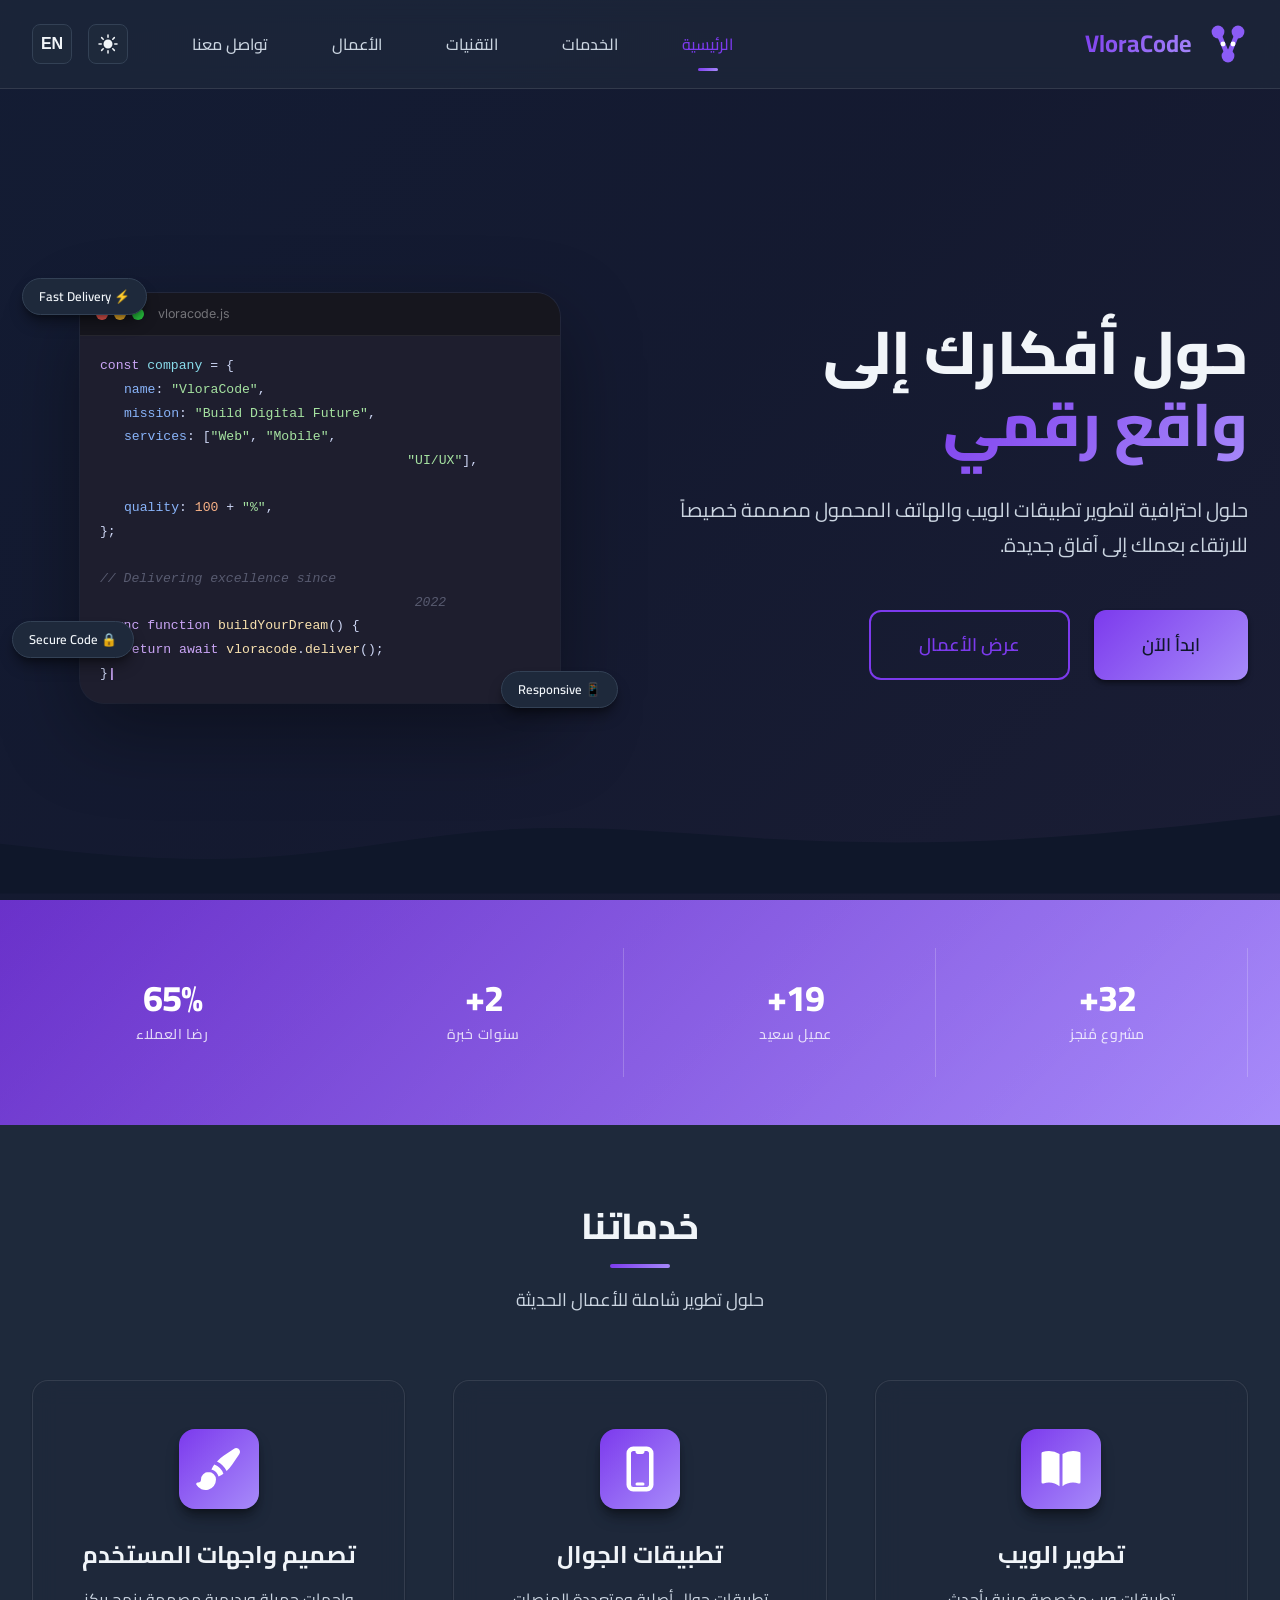
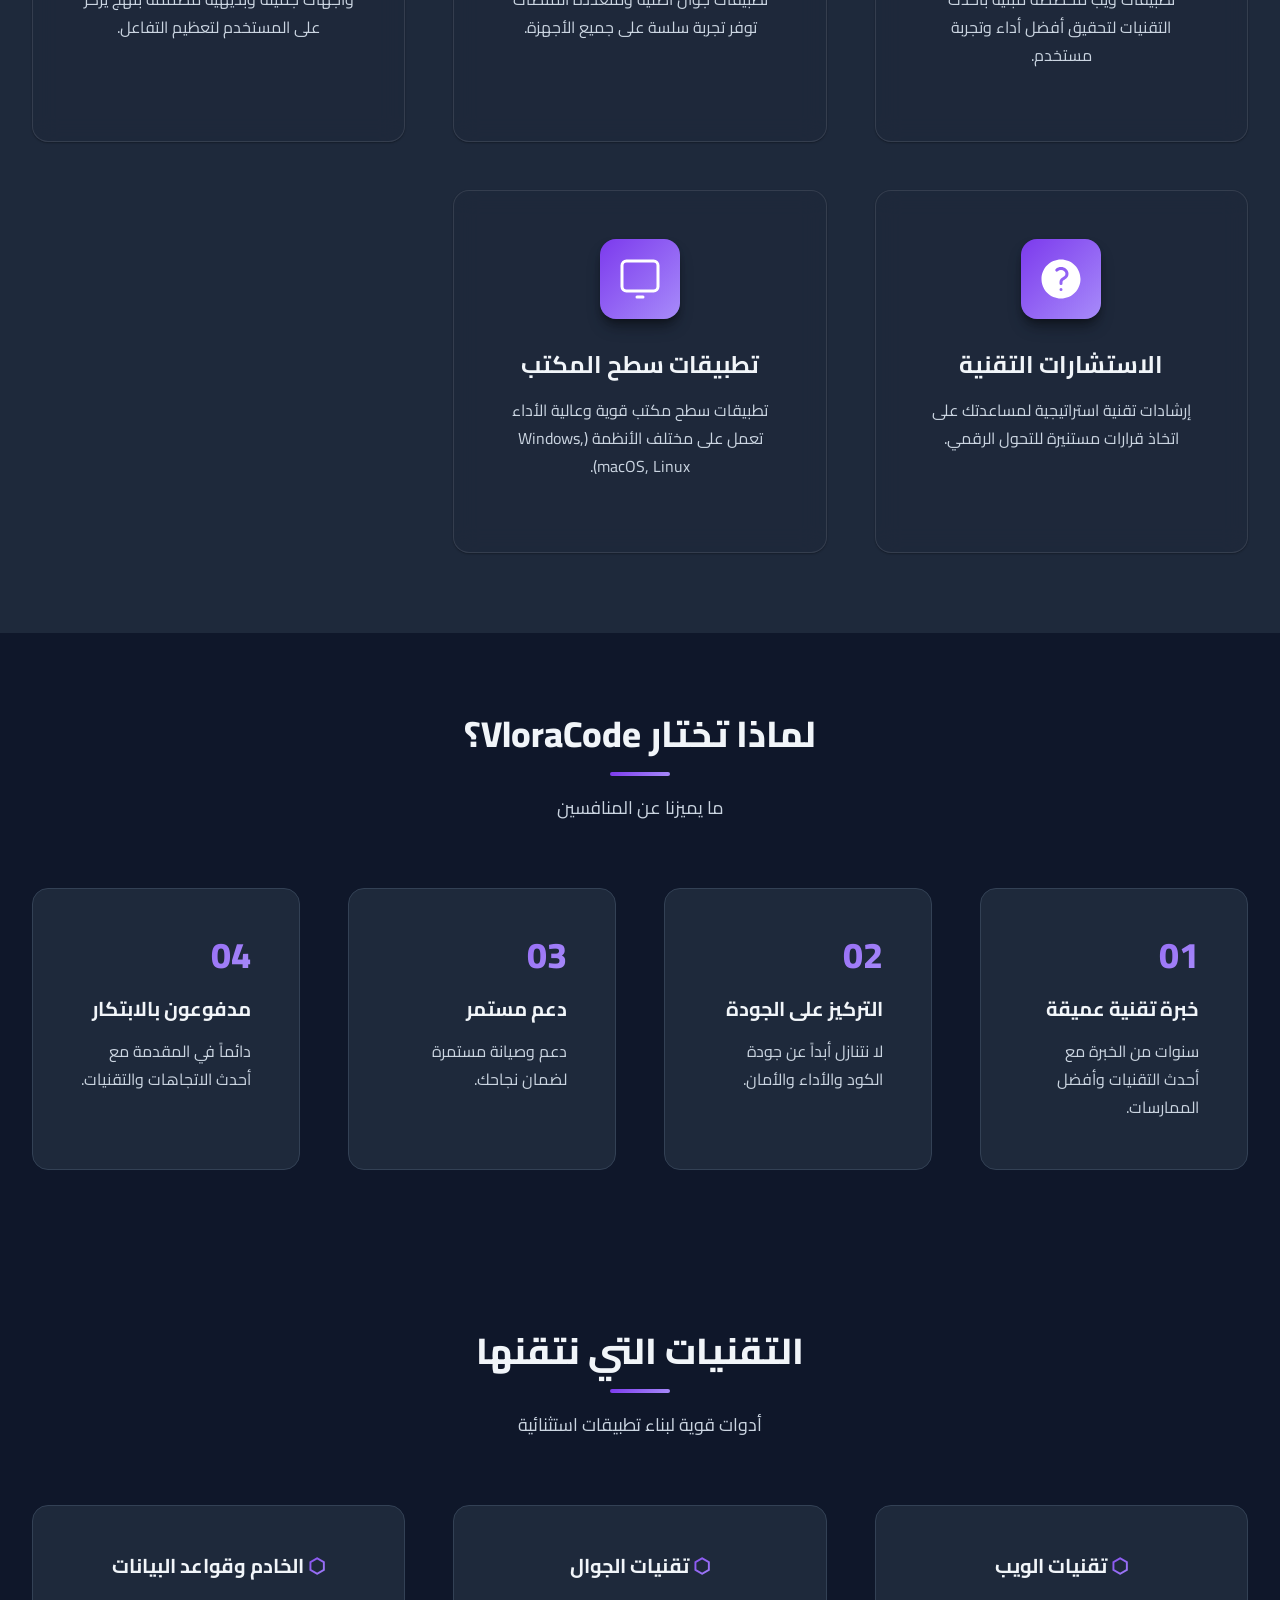
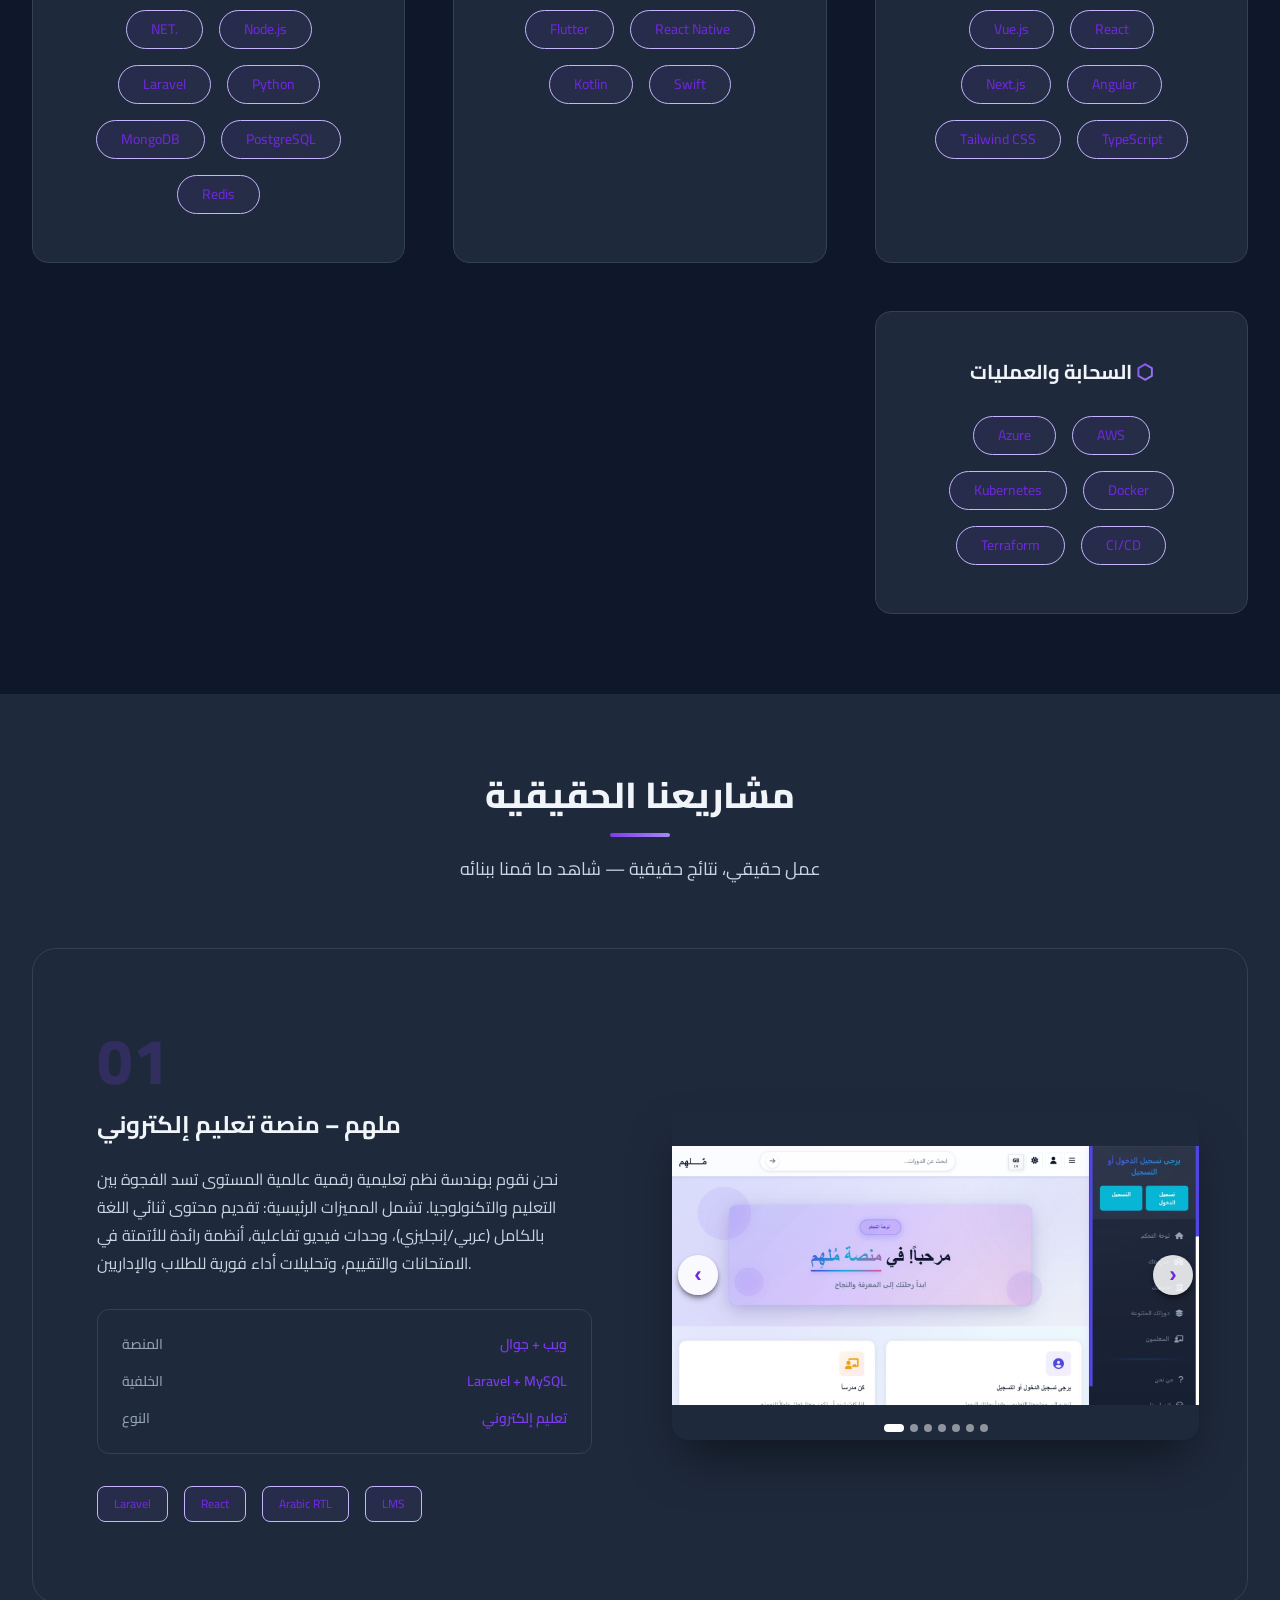
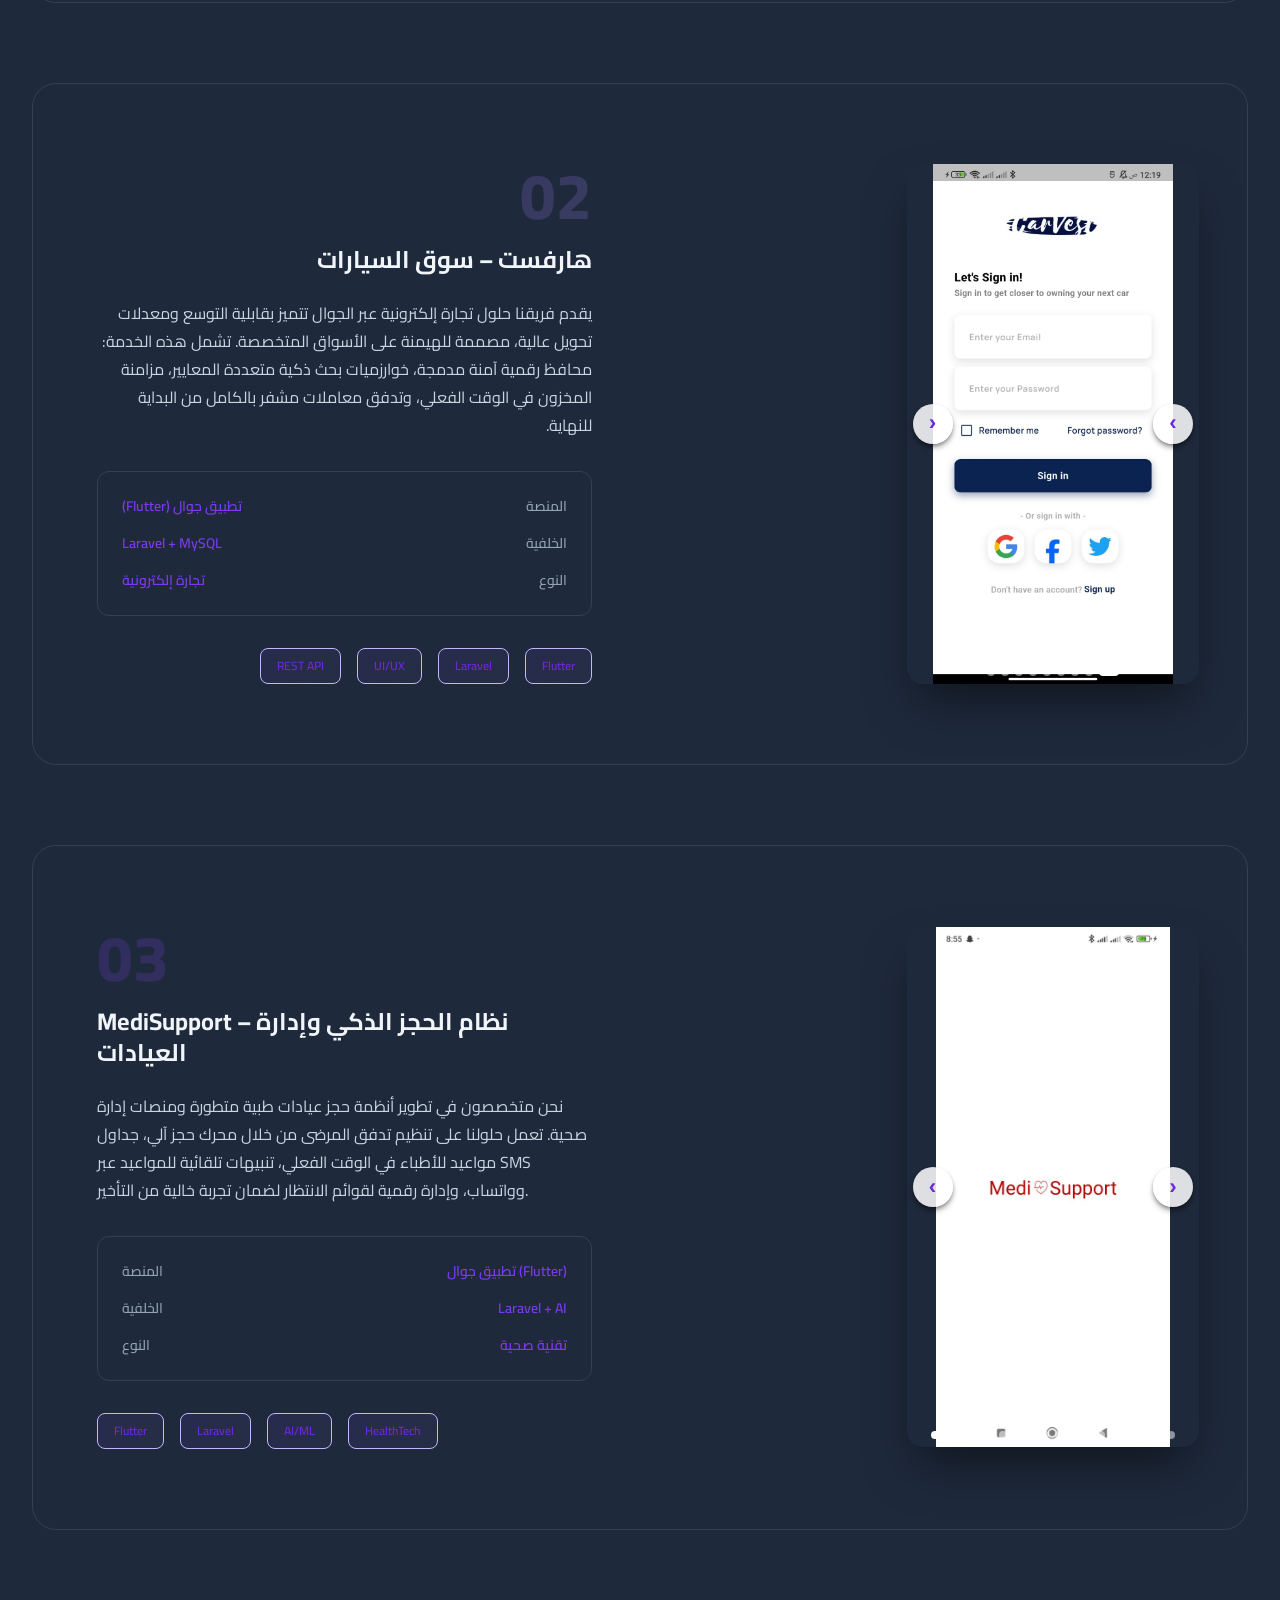
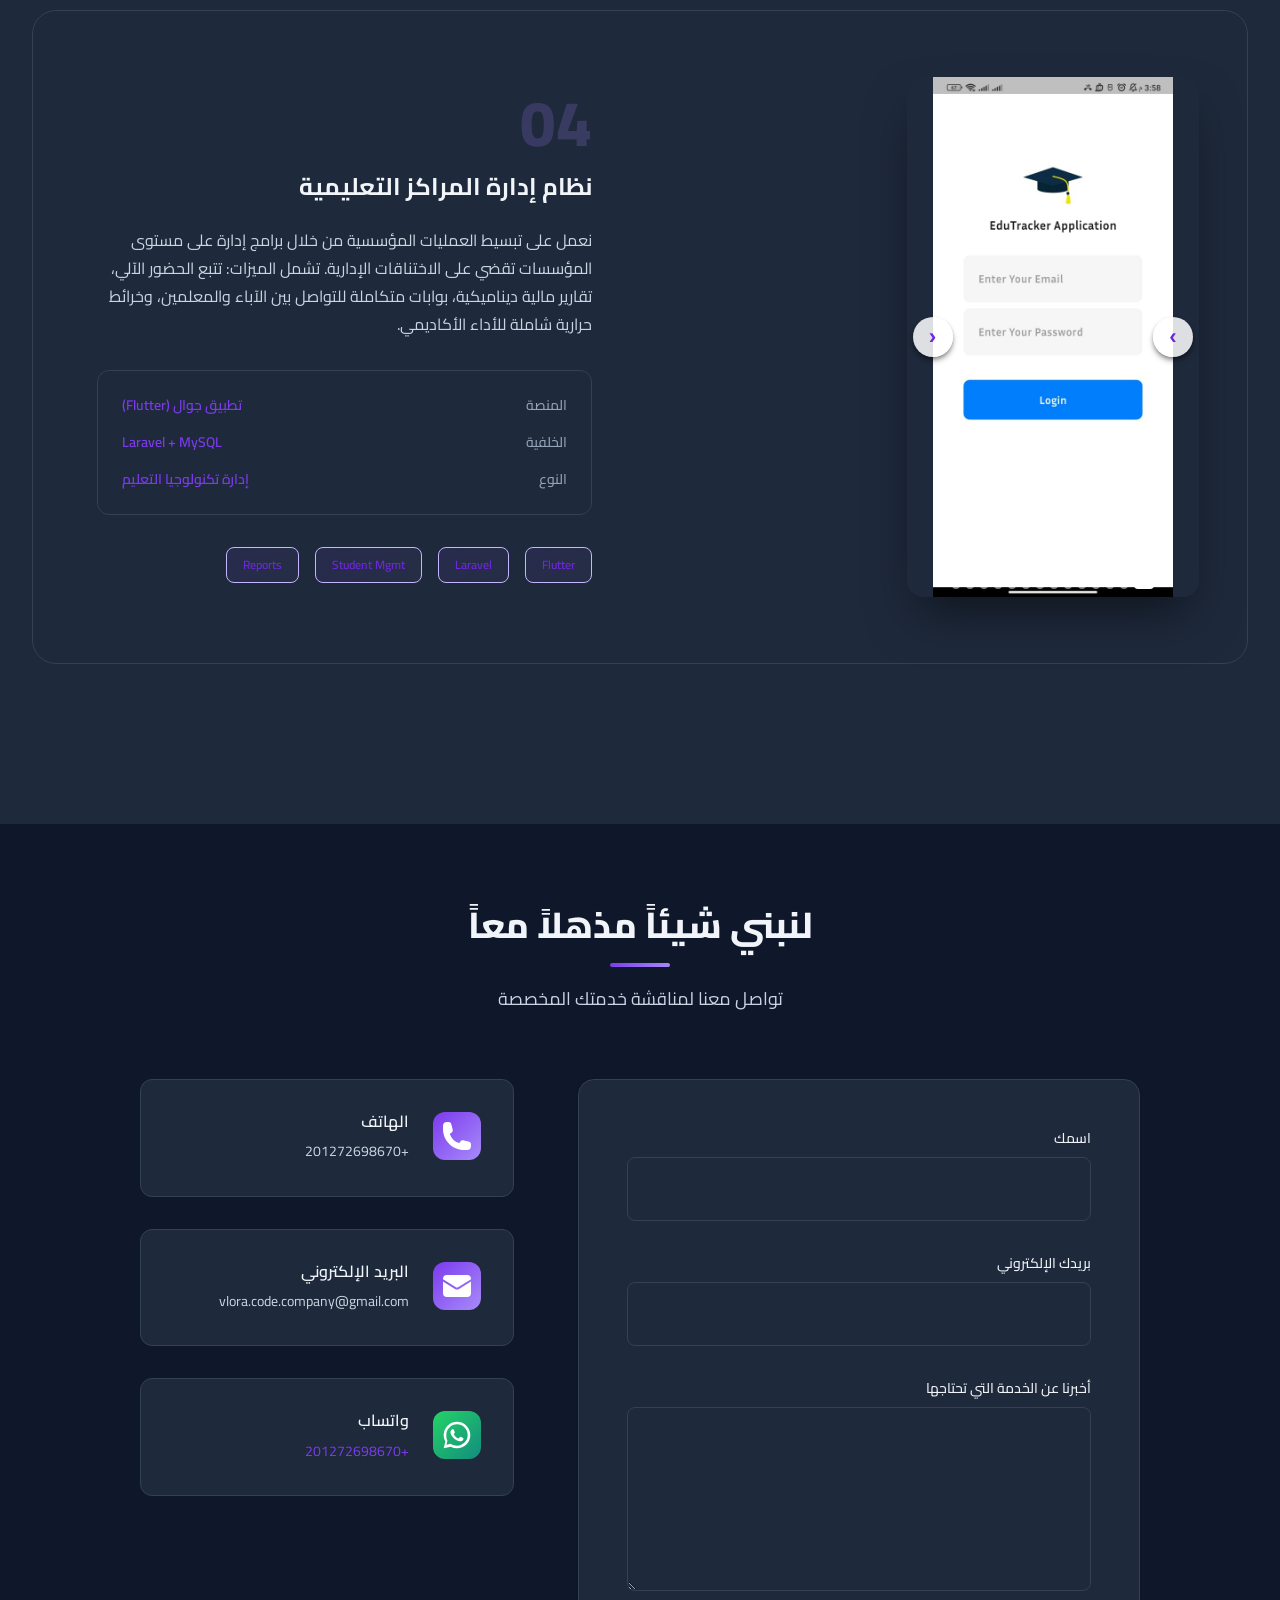
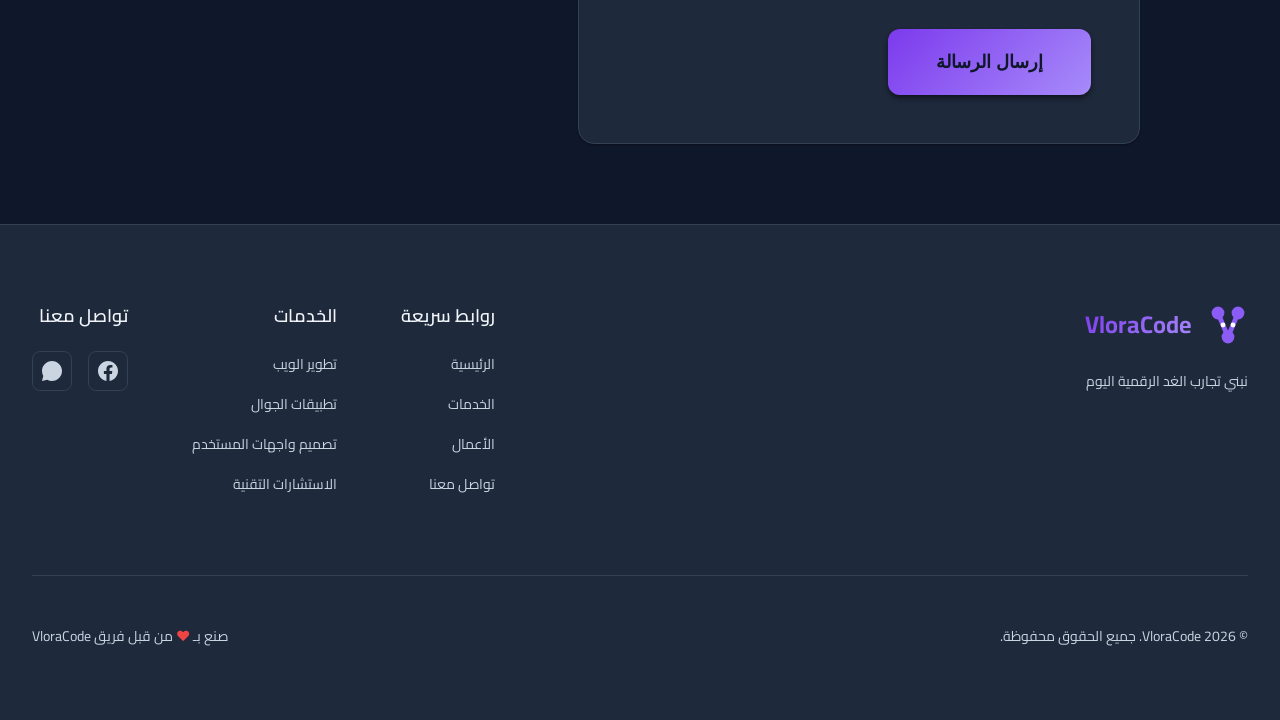
<file: index.html>
<!DOCTYPE html>
<html lang="ar" dir="rtl" data-theme="dark">

<head>
    <meta charset="UTF-8">
    <meta name="viewport" content="width=device-width, initial-scale=1.0">
    <meta http-equiv="X-UA-Compatible" content="ie=edge">

    <!-- SEO Meta Tags -->
    <title>VloraCode - Expert Web & Mobile App Development</title>
    <meta name="description"
        content="VloraCode specializes in creating cutting-edge web and mobile applications. Transform your ideas into digital reality with our expert development team.">
    <meta name="keywords"
        content="web development, mobile app development, UI/UX design, VloraCode, software development">
    <meta name="author" content="VloraCode">

    <!-- Open Graph / Facebook -->
    <meta property="og:type" content="website">
    <meta property="og:url" content="https://vloracode.com/">
    <meta property="og:title" content="VloraCode - Expert Web & Mobile App Development">
    <meta property="og:description"
        content="Transform your ideas into digital reality with our expert development team.">

    <!-- Twitter -->
    <meta property="twitter:card" content="summary_large_image">
    <meta property="twitter:url" content="https://vloracode.com/">
    <meta property="twitter:title" content="VloraCode - Expert Web & Mobile App Development">
    <meta property="twitter:description"
        content="Transform your ideas into digital reality with our expert development team.">

    <!-- Favicon -->
    <link rel="icon" type="image/svg+xml" href="data:image/svg+xml,<svg xmlns='http://www.w3.org/2000/svg' viewBox='0 0 100 100'><circle cx='25' cy='20' r='18' fill='%238B5CF6'/><circle cx='75' cy='20' r='18' fill='%238B5CF6'/><circle cx='50' cy='80' r='18' fill='%238B5CF6'/><path d='M25 20 L50 80 L75 20' fill='none' stroke='%238B5CF6' stroke-width='14' stroke-linecap='round' stroke-linejoin='round'/><circle cx='37.5' cy='50' r='6' fill='white'/><circle cx='62.5' cy='50' r='6' fill='white'/></svg>">

    <!-- Google Fonts -->
    <link rel="preconnect" href="https://fonts.googleapis.com">
    <link rel="preconnect" href="https://fonts.gstatic.com" crossorigin>
    <link
        href="https://fonts.googleapis.com/css2?family=Inter:wght@400;500;600;700;800&family=Cairo:wght@400;600;700;800&display=swap"
        rel="stylesheet">

    <!-- Stylesheet -->
    <link rel="stylesheet" href="./css/styles.css">
</head>

<body>

    <!-- ========== HEADER ========== -->
    <header class="header" id="header">
        <div class="container">
            <a href="#home" class="logo">
                <svg class="logo-icon" viewBox="0 0 100 100" xmlns="http://www.w3.org/2000/svg">
                    <circle cx="25" cy="20" r="16" fill="#8B5CF6" />
                    <circle cx="75" cy="20" r="16" fill="#8B5CF6" />
                    <circle cx="50" cy="80" r="16" fill="#8B5CF6" />
                    <path d="M25 20 L50 80 L75 20" fill="none" stroke="#8B5CF6" stroke-width="12" stroke-linecap="round"
                        stroke-linejoin="round" />
                    <circle cx="37.5" cy="50" r="6" fill="white" />
                    <circle cx="62.5" cy="50" r="6" fill="white" />
                </svg>
                <span class="logo-text">VloraCode</span>
            </a>

            <nav class="nav">
                <ul class="nav-links">
                    <li><a href="#home" class="nav-link active" data-i18n="nav.home">Home</a></li>
                    <li><a href="#services" class="nav-link" data-i18n="nav.services">Services</a></li>
                    <li><a href="#technologies" class="nav-link" data-i18n="nav.technologies">Technologies</a></li>
                    <li><a href="#portfolio" class="nav-link" data-i18n="nav.portfolio">Portfolio</a></li>
                    <li><a href="#contact" class="nav-link" data-i18n="nav.contact">Contact</a></li>
                </ul>

                <div class="nav-controls">
                    <button class="btn btn-icon" id="theme-toggle" aria-label="Toggle theme">
                        <span class="theme-icon">
                            <svg xmlns="http://www.w3.org/2000/svg" viewBox="0 0 24 24" fill="currentColor"
                                class="icon">
                                <path fill-rule="evenodd"
                                    d="M9.528 1.718a.75.75 0 01.162.819A8.97 8.97 0 009 6a9 9 0 009 9 8.97 8.97 0 003.463-.69.75.75 0 01.981.98 10.503 10.503 0 01-9.694 6.46c-5.799 0-10.5-4.701-10.5-10.5 0-4.368 2.667-8.112 6.46-9.694a.75.75 0 01.818.162z"
                                    clip-rule="evenodd" />
                            </svg>
                        </span>
                    </button>

                    <button class="btn btn-icon" id="lang-toggle" aria-label="Toggle language">
                        <span class="lang-text" style="font-weight: 600;">AR</span>
                    </button>

                    <button class="btn btn-icon" id="mobile-menu-btn" aria-label="Toggle menu" style="display: none;">
                        <svg xmlns="http://www.w3.org/2000/svg" viewBox="0 0 24 24" fill="currentColor" class="icon">
                            <path fill-rule="evenodd"
                                d="M3 6.75A.75.75 0 013.75 6h16.5a.75.75 0 010 1.5H3.75A.75.75 0 013 6.75zM3 12a.75.75 0 01.75-.75h16.5a.75.75 0 010 1.5H3.75A.75.75 0 013 12zm0 5.25a.75.75 0 01.75-.75h16.5a.75.75 0 010 1.5H3.75a.75.75 0 01-.75-.75z"
                                clip-rule="evenodd" />
                        </svg>
                    </button>
                </div>
            </nav>
        </div>
    </header>

    <!-- Mobile Menu Overlay -->
    <div class="menu-overlay" id="menu-overlay"></div>

    <!-- Mobile Menu -->
    <nav class="mobile-menu" id="mobile-menu">
        <ul class="mobile-menu-links">
            <li><a href="#home" data-i18n="nav.home">Home</a></li>
            <li><a href="#services" data-i18n="nav.services">Services</a></li>
            <li><a href="#technologies" data-i18n="nav.technologies">Technologies</a></li>
            <li><a href="#portfolio" data-i18n="nav.portfolio">Portfolio</a></li>
            <li><a href="#contact" data-i18n="nav.contact">Contact</a></li>
        </ul>
    </nav>

    <main>
        <!-- ========== HERO SECTION ========== -->
        <section class="hero-section" id="home">
            <div class="hero-bg"></div>
            <div class="container">
                <div class="hero-content">
                    <div class="hero-text" data-animate="fadeInUp">
                        <h1 class="hero-title">
                            <span data-i18n="hero.title">Transform Your Ideas Into</span><br>
                            <span class="text-gradient" data-i18n="hero.titleHighlight">Digital Reality</span>
                        </h1>
                        <p class="hero-subtitle" data-i18n="hero.subtitle">
                            Expert web and mobile application development solutions tailored to elevate your business to
                            new heights.
                        </p>
                        <div class="hero-cta">
                            <a href="#contact" class="btn btn-primary btn-lg" data-i18n="hero.cta1">Get Started</a>
                            <a href="#portfolio" class="btn btn-outline btn-lg" data-i18n="hero.cta2">View Portfolio</a>
                        </div>
                    </div>
                    <div class="hero-visual" data-animate="fadeIn" data-delay="200">
                        <div class="hero-code-card">
                            <div class="code-card-header">
                                <span class="dot dot-red"></span>
                                <span class="dot dot-yellow"></span>
                                <span class="dot dot-green"></span>
                                <span class="code-card-title">vloracode.js</span>
                            </div>
                            <div class="code-card-body">
                                <div class="code-line"><span class="code-keyword">const</span> <span
                                        class="code-var">company</span> = {</div>
                                <div class="code-line indent"><span class="code-prop">name</span>: <span
                                        class="code-string">"VloraCode"</span>,</div>
                                <div class="code-line indent"><span class="code-prop">mission</span>: <span
                                        class="code-string">"Build Digital Future"</span>,</div>
                                <div class="code-line indent"><span class="code-prop">services</span>: [<span
                                        class="code-string">"Web"</span>, <span class="code-string">"Mobile"</span>,
                                    <span class="code-string">"UI/UX"</span>],
                                </div>
                                <div class="code-line indent"><span class="code-prop">quality</span>: <span
                                        class="code-num">100</span> + <span class="code-string">"%"</span>,</div>
                                <div class="code-line">};</div>
                                <div class="code-line">&nbsp;</div>
                                <div class="code-line"><span class="code-comment">// Delivering excellence since
                                        2022</span></div>
                                <div class="code-line"><span class="code-keyword">async function</span> <span
                                        class="code-fn">buildYourDream</span>() {</div>
                                <div class="code-line indent"><span class="code-keyword">return await</span> <span
                                        class="code-fn">vloracode</span>.<span class="code-fn">deliver</span>();</div>
                                <div class="code-line">}<span class="code-cursor">|</span></div>
                            </div>
                        </div>
                        <div class="hero-badge badge-1">⚡ Fast Delivery</div>
                        <div class="hero-badge badge-2">🔒 Secure Code</div>
                        <div class="hero-badge badge-3">📱 Responsive</div>
                    </div>
                </div>
            </div>
            <div class="hero-wave">
                <svg viewBox="0 0 1440 120" fill="none" xmlns="http://www.w3.org/2000/svg">
                    <path
                        d="M0,64L48,69.3C96,75,192,85,288,80C384,75,480,53,576,48C672,43,768,53,864,58.7C960,64,1056,64,1152,58.7C1248,53,1344,43,1392,37.3L1440,32L1440,120L1392,120C1344,120,1248,120,1152,120C1056,120,960,120,864,120C768,120,672,120,576,120C480,120,384,120,288,120C192,120,96,120,48,120L0,120Z"
                        fill="var(--bg-primary)" />
                </svg>
            </div>
        </section>

        <!-- ========== STATS SECTION ========== -->
        <section class="stats-section">
            <div class="container">
                <div class="stats-grid">
                    <div class="stat-item" data-animate="fadeInUp" data-delay="0">
                        <div class="stat-number"><span data-counter="50" data-duration="2000">50</span>+</div>
                        <div class="stat-label" data-i18n="stats.projects">Projects Delivered</div>
                    </div>
                    <div class="stat-item" data-animate="fadeInUp" data-delay="100">
                        <div class="stat-number"><span data-counter="30" data-duration="2000">30</span>+</div>
                        <div class="stat-label" data-i18n="stats.clients">Happy Clients</div>
                    </div>
                    <div class="stat-item" data-animate="fadeInUp" data-delay="200">
                        <div class="stat-number"><span data-counter="3" data-duration="1500">3</span>+</div>
                        <div class="stat-label" data-i18n="stats.years">Years Experience</div>
                    </div>
                    <div class="stat-item" data-animate="fadeInUp" data-delay="300">
                        <div class="stat-number"><span data-counter="100" data-duration="2000">100</span>%</div>
                        <div class="stat-label" data-i18n="stats.satisfaction">Client Satisfaction</div>
                    </div>
                </div>
            </div>
        </section>

        <!-- ========== SERVICES SECTION ========== -->
        <section class="section services-section" id="services">
            <div class="container">
                <div class="section-header text-center" data-animate="fadeInUp">
                    <h2 class="section-title" data-i18n="services.title">Our Services</h2>
                    <p class="section-subtitle" data-i18n="services.subtitle">Comprehensive development solutions for
                        modern businesses</p>
                </div>

                <div class="services-grid">
                    <div class="service-card card card-glass" data-animate="fadeInUp" data-delay="0">
                        <div class="service-icon">
                            <svg xmlns="http://www.w3.org/2000/svg" viewBox="0 0 24 24" fill="currentColor"
                                class="icon-xl">
                                <path
                                    d="M11.25 4.533A9.707 9.707 0 006 3a9.735 9.735 0 00-3.25.555.75.75 0 00-.5.707v14.25a.75.75 0 001 .707A8.237 8.237 0 016 18.75c1.995 0 3.823.707 5.25 1.886V4.533zM12.75 20.636A8.214 8.214 0 0118 18.75c.966 0 1.89.166 2.75.47a.75.75 0 001-.708V4.262a.75.75 0 00-.5-.707A9.735 9.735 0 0018 3a9.707 9.707 0 00-5.25 1.533v16.103z" />
                            </svg>
                        </div>
                        <h3 class="service-title" data-i18n="services.web.title">Web Development</h3>
                        <p class="service-description" data-i18n="services.web.description">Custom web applications
                            built with cutting-edge technologies for optimal performance and user experience.</p>
                    </div>

                    <div class="service-card card card-glass" data-animate="fadeInUp" data-delay="100">
                        <div class="service-icon">
                            <svg xmlns="http://www.w3.org/2000/svg" viewBox="0 0 24 24" fill="currentColor"
                                class="icon-xl">
                                <path d="M10.5 18.75a.75.75 0 000 1.5h3a.75.75 0 000-1.5h-3z" />
                                <path fill-rule="evenodd"
                                    d="M8.625.75A3.375 3.375 0 005.25 4.125v15.75a3.375 3.375 0 003.375 3.375h6.75a3.375 3.375 0 003.375-3.375V4.125A3.375 3.375 0 0015.375.75h-6.75zM7.5 4.125C7.5 3.504 8.004 3 8.625 3H9.75v.375c0 .621.504 1.125 1.125 1.125h2.25c.621 0 1.125-.504 1.125-1.125V3h1.125c.621 0 1.125.504 1.125 1.125v15.75c0 .621-.504 1.125-1.125 1.125h-6.75A1.125 1.125 0 017.5 19.875V4.125z"
                                    clip-rule="evenodd" />
                            </svg>
                        </div>
                        <h3 class="service-title" data-i18n="services.mobile.title">Mobile Apps</h3>
                        <p class="service-description" data-i18n="services.mobile.description">Native and cross-platform
                            mobile applications that deliver seamless experiences across all devices.</p>
                    </div>

                    <div class="service-card card card-glass" data-animate="fadeInUp" data-delay="200">
                        <div class="service-icon">
                            <svg xmlns="http://www.w3.org/2000/svg" viewBox="0 0 24 24" fill="currentColor"
                                class="icon-xl">
                                <path fill-rule="evenodd"
                                    d="M20.599 1.5c-.376 0-.743.111-1.055.32l-5.08 3.385a18.747 18.747 0 00-3.471 2.987 10.04 10.04 0 014.815 4.815 18.748 18.748 0 002.987-3.472l3.386-5.079A1.902 1.902 0 0020.599 1.5zm-8.3 14.025a18.76 18.76 0 001.896-1.207 8.026 8.026 0 00-4.513-4.513A18.75 18.75 0 008.475 11.7l-.278.5a5.26 5.26 0 013.601 3.602l.502-.278zM6.75 13.5A3.75 3.75 0 003 17.25a1.5 1.5 0 01-1.601 1.497.75.75 0 00-.7 1.123 5.25 5.25 0 009.8-2.62 3.75 3.75 0 00-3.75-3.75z"
                                    clip-rule="evenodd" />
                            </svg>
                        </div>
                        <h3 class="service-title" data-i18n="services.uiux.title">UI/UX Design</h3>
                        <p class="service-description" data-i18n="services.uiux.description">Beautiful, intuitive
                            interfaces designed with user-centric approach to maximize engagement.</p>
                    </div>

                    <div class="service-card card card-glass" data-animate="fadeInUp" data-delay="300">
                        <div class="service-icon">
                            <svg xmlns="http://www.w3.org/2000/svg" viewBox="0 0 24 24" fill="currentColor"
                                class="icon-xl">
                                <path fill-rule="evenodd"
                                    d="M2.25 12c0-5.385 4.365-9.75 9.75-9.75s9.75 4.365 9.75 9.75-4.365 9.75-9.75 9.75S2.25 17.385 2.25 12zm11.378-3.917c-.89-.777-2.366-.777-3.255 0a.75.75 0 01-.988-1.129c1.454-1.272 3.776-1.272 5.23 0 1.513 1.324 1.513 3.518 0 4.842a3.75 3.75 0 01-.837.552c-.676.328-1.028.774-1.028 1.152v.75a.75.75 0 01-1.5 0v-.75c0-1.279 1.06-2.107 1.875-2.502.182-.088.351-.199.503-.331.83-.727.83-1.857 0-2.584zM12 18a.75.75 0 100-1.5.75.75 0 000 1.5z"
                                    clip-rule="evenodd" />
                            </svg>
                        </div>
                        <h3 class="service-title" data-i18n="services.consulting.title">Tech Consulting</h3>
                        <p class="service-description" data-i18n="services.consulting.description">Strategic technology
                            guidance to help you make informed decisions for your digital transformation.</p>
                    </div>

                    <div class="service-card card card-glass" data-animate="fadeInUp" data-delay="400">
                        <div class="service-icon">
                            <svg xmlns="http://www.w3.org/2000/svg" viewBox="0 0 24 24" fill="currentColor"
                                class="icon-xl">
                                <path fill-rule="evenodd"
                                    d="M2.25 5.25A3 3 0 015.25 2.25h13.5A3 3 0 0121.75 5.25v10.5a3 3 0 01-3 3h-13.5a3 3 0 01-3-3V5.25zm1.5 0v10.5a1.5 1.5 0 001.5 1.5h13.5a1.5 1.5 0 001.5-1.5V5.25a1.5 1.5 0 00-1.5-1.5H5.25a1.5 1.5 0 00-1.5 1.5zM10.5 20.25a.75.75 0 000 1.5h3a.75.75 0 000-1.5h-3z"
                                    clip-rule="evenodd" />
                            </svg>
                        </div>
                        <h3 class="service-title" data-i18n="services.desktop.title">Desktop Apps</h3>
                        <p class="service-description" data-i18n="services.desktop.description">Powerful,
                            high-performance
                            cross-platform desktop applications for Windows, macOS, and Linux.</p>
                    </div>
                </div>
            </div>
        </section>

        <!-- ========== WHY CHOOSE US SECTION ========== -->
        <section class="section why-us-section">
            <div class="container">
                <div class="section-header text-center" data-animate="fadeInUp">
                    <h2 class="section-title" data-i18n="whyUs.title">Why Choose VloraCode?</h2>
                    <p class="section-subtitle" data-i18n="whyUs.subtitle">What sets us apart from the competition</p>
                </div>

                <div class="why-us-grid">
                    <div class="why-us-card" data-animate="fadeInUp" data-delay="0">
                        <div class="why-us-number">01</div>
                        <h3 data-i18n="whyUs.expertise.title">Deep Technical Expertise</h3>
                        <p data-i18n="whyUs.expertise.description">Years of experience with cutting-edge technologies
                            and best practices.</p>
                    </div>

                    <div class="why-us-card" data-animate="fadeInUp" data-delay="100">
                        <div class="why-us-number">02</div>
                        <h3 data-i18n="whyUs.quality.title">Quality Focused</h3>
                        <p data-i18n="whyUs.quality.description">We never compromise on code quality, performance, and
                            security.</p>
                    </div>

                    <div class="why-us-card" data-animate="fadeInUp" data-delay="200">
                        <div class="why-us-number">03</div>
                        <h3 data-i18n="whyUs.support.title">Ongoing Support</h3>
                        <p data-i18n="whyUs.support.description">Continuous support and maintenance to ensure your
                            success.</p>
                    </div>

                    <div class="why-us-card" data-animate="fadeInUp" data-delay="300">
                        <div class="why-us-number">04</div>
                        <h3 data-i18n="whyUs.innovation.title">Innovation Driven</h3>
                        <p data-i18n="whyUs.innovation.description">Always staying ahead with the latest trends and
                            technologies.</p>
                    </div>
                </div>
            </div>
        </section>

        <!-- ========== TECHNOLOGIES SECTION ========== -->
        <section class="section technologies-section" id="technologies">
            <div class="container">
                <div class="section-header text-center" data-animate="fadeInUp">
                    <h2 class="section-title" data-i18n="technologies.title">Technologies We Master</h2>
                    <p class="section-subtitle" data-i18n="technologies.subtitle">Powerful tools to build exceptional
                        applications</p>
                </div>

                <div class="tech-grid">
                    <div class="tech-category" data-animate="fadeInUp" data-delay="0">
                        <h3 class="tech-category-title" data-i18n="technologies.web">Web Technologies</h3>
                        <div class="tech-items">
                            <div class="tech-item">React</div>
                            <div class="tech-item">Vue.js</div>
                            <div class="tech-item">Angular</div>
                            <div class="tech-item">Next.js</div>
                            <div class="tech-item">TypeScript</div>
                            <div class="tech-item">Tailwind CSS</div>
                        </div>
                    </div>

                    <div class="tech-category" data-animate="fadeInUp" data-delay="100">
                        <h3 class="tech-category-title" data-i18n="technologies.mobile">Mobile Technologies</h3>
                        <div class="tech-items">
                            <div class="tech-item">React Native</div>
                            <div class="tech-item">Flutter</div>
                            <div class="tech-item">Swift</div>
                            <div class="tech-item">Kotlin</div>
                        </div>
                    </div>

                    <div class="tech-category" data-animate="fadeInUp" data-delay="200">
                        <h3 class="tech-category-title" data-i18n="technologies.backend">Backend & Database</h3>
                        <div class="tech-items">
                            <div class="tech-item">Node.js</div>
                            <div class="tech-item">.NET</div>
                            <div class="tech-item">Python</div>
                            <div class="tech-item">Laravel</div>
                            <div class="tech-item">PostgreSQL</div>
                            <div class="tech-item">MongoDB</div>
                            <div class="tech-item">Redis</div>
                        </div>
                    </div>

                    <div class="tech-category" data-animate="fadeInUp" data-delay="300">
                        <h3 class="tech-category-title" data-i18n="technologies.cloud">Cloud & DevOps</h3>
                        <div class="tech-items">
                            <div class="tech-item">AWS</div>
                            <div class="tech-item">Azure</div>
                            <div class="tech-item">Docker</div>
                            <div class="tech-item">Kubernetes</div>
                            <div class="tech-item">CI/CD</div>
                            <div class="tech-item">Terraform</div>
                        </div>
                    </div>
                </div>
            </div>
        </section>

        <!-- ========== REAL PROJECT SHOWCASE ========== -->
        <section class="section portfolio-section" id="portfolio">
            <div class="container">
                <div class="section-header text-center" data-animate="fadeInUp">
                    <h2 class="section-title" data-i18n="portfolioSlider.title">Our Real Projects</h2>
                    <p class="section-subtitle" data-i18n="portfolioSlider.subtitle">Real work, real results — see what
                        we've built</p>
                </div>

                <!-- Project 1: Mulhim E-Learning -->
                <div class="project-showcase reverse" data-animate="fadeInUp" data-delay="100">
                    <div class="project-slider-wrap landscape-slider">
                        <div class="project-slider" id="slider-1">
                            <div class="slide active"><img src="./img/e-learning/1.jpeg" alt="Mulhim Dashboard"></div>
                            <div class="slide"><img src="./img/e-learning/2.jpeg" alt="Mulhim Courses"></div>
                            <div class="slide"><img src="./img/e-learning/3.jpeg" alt="Mulhim Student View"></div>
                            <div class="slide"><img src="./img/e-learning/4.jpeg" alt="Mulhim Exams"></div>
                            <div class="slide"><img src="./img/e-learning/5.jpeg" alt="Mulhim Analytics"></div>
                            <div class="slide"><img src="./img/e-learning/6.jpeg" alt="Mulhim Mobile"></div>
                            <div class="slide"><img src="./img/e-learning/7.jpeg" alt="Mulhim Profile"></div>
                        </div>
                        <button class="slider-btn prev" onclick="changeSlide('slider-1',-1)">&#8249;</button>
                        <button class="slider-btn next" onclick="changeSlide('slider-1',1)">&#8250;</button>
                        <div class="slider-dots" id="dots-1"></div>
                    </div>
                    <div class="project-info">
                        <div class="project-number">01</div>
                        <h3 class="project-name" data-i18n="portfolioSlider.project1.title">Mulhim – E-Learning Platform
                        </h3>
                        <p class="project-desc" data-i18n="portfolioSlider.project1.description">A comprehensive
                            bilingual (AR/EN) LMS platform supporting students, instructors, and admins with courses,
                            exams, assignments, and performance analytics.</p>
                        <div class="project-meta">
                            <div class="meta-item"><span class="meta-label"
                                    data-i18n="portfolioSlider.meta.platform">Platform</span><span class="meta-value"
                                    data-i18n="portfolioSlider.project1.platform">Web + Mobile</span></div>
                            <div class="meta-item"><span class="meta-label"
                                    data-i18n="portfolioSlider.meta.backend">Backend</span><span
                                    class="meta-value">Laravel + MySQL</span></div>
                            <div class="meta-item"><span class="meta-label"
                                    data-i18n="portfolioSlider.meta.type">Type</span><span class="meta-value"
                                    data-i18n="portfolioSlider.project1.type">E-Learning</span></div>
                        </div>
                        <div class="project-tags">
                            <span class="tag">Laravel</span><span class="tag">React</span><span class="tag">Arabic
                                RTL</span><span class="tag">LMS</span>
                        </div>
                    </div>
                </div>

                <!-- Project 2: Harvest -->
                <div class="project-showcase" data-animate="fadeInUp" data-delay="0">
                    <div class="project-slider-wrap">
                        <div class="project-slider" id="slider-2">
                            <div class="slide active"><img src="./img/e-commerce/1.jpeg" alt="Harvest Sign In"></div>
                            <div class="slide"><img src="./img/e-commerce/2.jpeg" alt="Harvest Home"></div>
                            <div class="slide"><img src="./img/e-commerce/3.jpeg" alt="Harvest Car Listing"></div>
                            <div class="slide"><img src="./img/e-commerce/4.jpeg" alt="Harvest Car Details"></div>
                            <div class="slide"><img src="./img/e-commerce/5.jpeg" alt="Harvest Browse"></div>
                            <div class="slide"><img src="./img/e-commerce/6.jpeg" alt="Harvest Search"></div>
                            <div class="slide"><img src="./img/e-commerce/7.jpeg" alt="Harvest Favorites"></div>
                            <div class="slide"><img src="./img/e-commerce/8.jpeg" alt="Harvest Payment"></div>
                            <div class="slide"><img src="./img/e-commerce/9.jpeg" alt="Harvest Profile"></div>
                        </div>
                        <button class="slider-btn prev" onclick="changeSlide('slider-2',-1)">&#8249;</button>
                        <button class="slider-btn next" onclick="changeSlide('slider-2',1)">&#8250;</button>
                        <div class="slider-dots" id="dots-2"></div>
                    </div>
                    <div class="project-info">
                        <div class="project-number">02</div>
                        <h3 class="project-name" data-i18n="portfolioSlider.project2.title">Harvest – Car Marketplace
                        </h3>
                        <p class="project-desc" data-i18n="portfolioSlider.project2.description">A full-featured mobile
                            car marketplace with wallet integration, brand filters, advanced search, and a seamless
                            buying experience — built with Flutter and a Laravel backend.</p>
                        <div class="project-meta">
                            <div class="meta-item"><span class="meta-label"
                                    data-i18n="portfolioSlider.meta.platform">Platform</span><span class="meta-value"
                                    data-i18n="portfolioSlider.project2.platform">Mobile (Flutter)</span></div>
                            <div class="meta-item"><span class="meta-label"
                                    data-i18n="portfolioSlider.meta.backend">Backend</span><span
                                    class="meta-value">Laravel + MySQL</span></div>
                            <div class="meta-item"><span class="meta-label"
                                    data-i18n="portfolioSlider.meta.type">Type</span><span class="meta-value"
                                    data-i18n="portfolioSlider.project2.type">E-commerce</span></div>
                        </div>
                        <div class="project-tags">
                            <span class="tag">Flutter</span><span class="tag">Laravel</span><span
                                class="tag">UI/UX</span><span class="tag">REST API</span>
                        </div>
                    </div>
                </div>

                <!-- Project 3: MediSupport -->
                <div class="project-showcase reverse" data-animate="fadeInUp" data-delay="300">
                    <div class="project-slider-wrap">
                        <div class="project-slider" id="slider-3">
                            <div class="slide active"><img src="./img/media-support/1.jpeg" alt="MediSupport Splash">
                            </div>
                            <div class="slide"><img src="./img/media-support/2.jpeg" alt="MediSupport Onboarding"></div>
                            <div class="slide"><img src="./img/media-support/3.jpeg" alt="MediSupport Sign Up"></div>
                            <div class="slide"><img src="./img/media-support/4.jpeg" alt="MediSupport Home"></div>
                            <div class="slide"><img src="./img/media-support/5.jpeg" alt="MediSupport Health Metrics">
                            </div>
                            <div class="slide"><img src="./img/media-support/6.jpeg" alt="MediSupport Heart Rate"></div>
                            <div class="slide"><img src="./img/media-support/7.jpeg" alt="MediSupport AI Predict"></div>
                            <div class="slide"><img src="./img/media-support/8.jpeg" alt="MediSupport Doctors"></div>
                            <div class="slide"><img src="./img/media-support/9.jpeg" alt="MediSupport Articles"></div>
                            <div class="slide"><img src="./img/media-support/10.jpeg" alt="MediSupport Profile"></div>
                            <div class="slide"><img src="./img/media-support/11.jpeg" alt="MediSupport Blood Pressure">
                            </div>
                            <div class="slide"><img src="./img/media-support/12.jpeg" alt="MediSupport Blood Sugar">
                            </div>
                            <div class="slide"><img src="./img/media-support/13.jpeg" alt="MediSupport Weight"></div>
                            <div class="slide"><img src="./img/media-support/14.jpeg" alt="MediSupport History"></div>
                            <div class="slide"><img src="./img/media-support/15.jpeg" alt="MediSupport Alerts"></div>
                            <div class="slide"><img src="./img/media-support/16.jpeg" alt="MediSupport Reports"></div>
                            <div class="slide"><img src="./img/media-support/17.jpeg" alt="MediSupport Settings"></div>
                        </div>
                        <button class="slider-btn prev" onclick="changeSlide('slider-3',-1)">&#8249;</button>
                        <button class="slider-btn next" onclick="changeSlide('slider-3',1)">&#8250;</button>
                        <div class="slider-dots" id="dots-3"></div>
                    </div>
                    <div class="project-info">
                        <div class="project-number">03</div>
                        <h3 class="project-name" data-i18n="portfolioSlider.project3.title">MediSupport – Health
                            Platform</h3>
                        <p class="project-desc" data-i18n="portfolioSlider.project3.description">A smart health mobile
                            app that tracks heart rate, blood pressure, blood sugar, and weight — with AI-based disease
                            prediction, doctor listings, and health articles.</p>
                        <div class="project-meta">
                            <div class="meta-item"><span class="meta-label"
                                    data-i18n="portfolioSlider.meta.platform">Platform</span><span class="meta-value"
                                    data-i18n="portfolioSlider.project3.platform">Mobile (Flutter)</span></div>
                            <div class="meta-item"><span class="meta-label"
                                    data-i18n="portfolioSlider.meta.backend">Backend</span><span
                                    class="meta-value">Laravel + AI</span></div>
                            <div class="meta-item"><span class="meta-label"
                                    data-i18n="portfolioSlider.meta.type">Type</span><span class="meta-value"
                                    data-i18n="portfolioSlider.project3.type">HealthTech</span></div>
                        </div>
                        <div class="project-tags">
                            <span class="tag">Flutter</span><span class="tag">Laravel</span><span
                                class="tag">AI/ML</span><span class="tag">HealthTech</span>
                        </div>
                    </div>
                </div>

                <!-- Project 4: Center Learning Management -->
                <div class="project-showcase" data-animate="fadeInUp" data-delay="200">
                    <div class="project-slider-wrap">
                        <div class="project-slider" id="slider-4">
                            <div class="slide active"><img src="./img/center-learning-managment/1.jpeg"
                                    alt="Center Exam Scores"></div>
                            <div class="slide"><img src="./img/center-learning-managment/2.jpeg"
                                    alt="Center Student Records"></div>
                            <div class="slide"><img src="./img/center-learning-managment/4.jpeg"
                                    alt="Center Attendance"></div>
                            <div class="slide"><img src="./img/center-learning-managment/5.jpeg" alt="Center Reports">
                            </div>
                            <div class="slide"><img src="./img/center-learning-managment/6.jpeg" alt="Center Schedule">
                            </div>
                            <div class="slide"><img src="./img/center-learning-managment/7.jpeg" alt="Center Grades">
                            </div>
                            <div class="slide"><img src="./img/center-learning-managment/8.jpeg" alt="Center Dashboard">
                            </div>
                            <div class="slide"><img src="./img/center-learning-managment/9.jpeg" alt="Center Analytics">
                            </div>
                            <div class="slide"><img src="./img/center-learning-managment/10.jpeg" alt="Center Overview">
                            </div>
                            <div class="slide"><img src="./img/center-learning-managment/11.jpeg" alt="Center Summary">
                            </div>
                            <div class="slide"><img src="./img/center-learning-managment/12.jpeg"
                                    alt="Center Notifications"></div>
                            <div class="slide"><img src="./img/center-learning-managment/13.jpeg" alt="Center Settings">
                            </div>
                            <div class="slide"><img src="./img/center-learning-managment/14.jpeg" alt="Center Calendar">
                            </div>
                            <div class="slide"><img src="./img/center-learning-managment/15.jpeg"
                                    alt="Center Management"></div>
                        </div>
                        <button class="slider-btn prev" onclick="changeSlide('slider-4',-1)">&#8249;</button>
                        <button class="slider-btn next" onclick="changeSlide('slider-4',1)">&#8250;</button>
                        <div class="slider-dots" id="dots-4"></div>
                    </div>
                    <div class="project-info">
                        <div class="project-number">04</div>
                        <h3 class="project-name" data-i18n="portfolioSlider.project4.title">Center Learning Management
                        </h3>
                        <p class="project-desc" data-i18n="portfolioSlider.project4.description">A powerful mobile app
                            for educational centers to manage student records, exam scores, attendance tracking, and
                            academic performance — all in a clean, fast interface.</p>
                        <div class="project-meta">
                            <div class="meta-item"><span class="meta-label"
                                    data-i18n="portfolioSlider.meta.platform">Platform</span><span class="meta-value"
                                    data-i18n="portfolioSlider.project4.platform">Mobile (Flutter)</span></div>
                            <div class="meta-item"><span class="meta-label"
                                    data-i18n="portfolioSlider.meta.backend">Backend</span><span
                                    class="meta-value">Laravel + MySQL</span></div>
                            <div class="meta-item"><span class="meta-label"
                                    data-i18n="portfolioSlider.meta.type">Type</span><span class="meta-value"
                                    data-i18n="portfolioSlider.project4.type">EdTech Management</span></div>
                        </div>
                        <div class="project-tags">
                            <span class="tag">Flutter</span><span class="tag">Laravel</span><span class="tag">Student
                                Mgmt</span><span class="tag">Reports</span>
                        </div>
                    </div>
                </div>

            </div>
        </section>


        <section class="section contact-section" id="contact">
            <div class="container">
                <div class="section-header text-center" data-animate="fadeInUp">
                    <h2 class="section-title" data-i18n="contact.title">Let's Build Something Amazing</h2>
                    <p class="section-subtitle" data-i18n="contact.subtitle">Get in touch with us to discuss your
                        project</p>
                </div>

                <div class="contact-content">
                    <form class="contact-form" id="contact-form" data-animate="fadeInUp" data-delay="100">
                        <div class="form-group">
                            <label for="name" class="form-label" data-i18n="contact.name">Your Name</label>
                            <input type="text" id="name" name="name" class="form-input" required>
                        </div>

                        <div class="form-group">
                            <label for="email" class="form-label" data-i18n="contact.email">Your Email</label>
                            <input type="email" id="email" name="email" class="form-input" required>
                        </div>

                        <div class="form-group">
                            <label for="message" class="form-label" data-i18n="contact.message">Tell us about your
                                project</label>
                            <textarea id="message" name="message" class="form-input form-textarea" rows="5"
                                required></textarea>
                        </div>

                        <button type="submit" class="btn btn-primary btn-lg" data-i18n="contact.send">Send
                            Message</button>
                    </form>

                    <div class="contact-info" data-animate="fadeInUp" data-delay="200">
                        <div class="contact-info-item">
                            <div class="contact-icon">
                                <svg xmlns="http://www.w3.org/2000/svg" viewBox="0 0 24 24" fill="currentColor"
                                    class="icon-lg">
                                    <path fill-rule="evenodd"
                                        d="M1.5 4.5a3 3 0 013-3h1.372c.86 0 1.61.586 1.819 1.42l1.105 4.423a1.875 1.875 0 01-.694 1.955l-1.293.97c-.135.101-.164.249-.126.352a11.285 11.285 0 006.697 6.697c.103.038.25.009.352-.126l.97-1.293a1.875 1.875 0 011.955-.694l4.423 1.105c.834.209 1.42.959 1.42 1.82V19.5a3 3 0 01-3 3h-2.25C8.552 22.5 1.5 15.448 1.5 6.75V4.5z"
                                        clip-rule="evenodd" />
                                </svg>
                            </div>
                            <div>
                                <h4 data-i18n="contact.phoneLabel">Phone</h4>
                                <p>+201272698670</p>
                            </div>
                        </div>

                        <div class="contact-info-item">
                            <div class="contact-icon">
                                <svg xmlns="http://www.w3.org/2000/svg" viewBox="0 0 24 24" fill="currentColor"
                                    class="icon-lg">
                                    <path
                                        d="M1.5 8.67v8.58a3 3 0 003 3h15a3 3 0 003-3V8.67l-8.928 5.493a3 3 0 01-3.144 0L1.5 8.67z" />
                                    <path
                                        d="M22.5 6.908V6.75a3 3 0 00-3-3h-15a3 3 0 00-3 3v.158l9.714 5.978a1.5 1.5 0 001.572 0L22.5 6.908z" />
                                </svg>
                            </div>
                            <div>
                                <h4 data-i18n="contact.emailLabel">Email</h4>
                                <p>vlora.code.company@gmail.com</p>
                            </div>
                        </div>

                        <div class="contact-info-item">
                            <div class="contact-icon contact-icon-whatsapp">
                                <svg xmlns="http://www.w3.org/2000/svg" viewBox="0 0 24 24" fill="currentColor"
                                    class="icon-lg">
                                    <path
                                        d="M12 2C6.48 2 2 6.48 2 12c0 1.77.46 3.44 1.27 4.89L2 22l5.24-1.24A9.96 9.96 0 0012 22c5.52 0 10-4.48 10-10S17.52 2 12 2zm0 18c-1.64 0-3.18-.47-4.49-1.28l-.32-.19-3.11.74.76-3.03-.21-.34A7.93 7.93 0 014 12c0-4.41 3.59-8 8-8s8 3.59 8 8-3.59 8-8 8zm4.31-5.88c-.24-.12-1.4-.69-1.62-.77-.22-.08-.37-.12-.53.12-.16.24-.62.77-.76.93-.14.16-.28.18-.52.06-.24-.12-1.01-.37-1.92-1.18-.71-.63-1.19-1.41-1.33-1.65-.14-.24-.01-.37.1-.49.11-.11.24-.28.36-.42.12-.14.16-.24.24-.4.08-.16.04-.3-.02-.42-.06-.12-.53-1.28-.73-1.75-.19-.46-.39-.4-.53-.4-.14 0-.3-.02-.46-.02s-.42.06-.64.3c-.22.24-.84.82-.84 2s.86 2.32.98 2.48c.12.16 1.69 2.58 4.1 3.62.57.25 1.02.4 1.37.51.57.18 1.09.15 1.5.09.46-.07 1.4-.57 1.6-1.12.2-.55.2-1.02.14-1.12-.06-.1-.22-.16-.46-.28z" />
                                </svg>
                            </div>
                            <div>
                                <h4 data-i18n="contact.whatsappLabel">WhatsApp</h4>
                                <p><a href="https://wa.me/201272698670" target="_blank"
                                        style="color:var(--primary-500)">+201272698670</a></p>
                            </div>
                        </div>

                        <!-- <div class="contact-info-item">
                            <div class="contact-icon">
                                <svg xmlns="http://www.w3.org/2000/svg" viewBox="0 0 24 24" fill="currentColor"
                                    class="icon-lg">
                                    <path fill-rule="evenodd"
                                        d="M11.54 22.351l.07.04.028.016a.76.76 0 00.723 0l.028-.015.071-.041a16.975 16.975 0 001.144-.742 19.58 19.58 0 002.683-2.282c1.944-1.99 3.963-4.98 3.963-8.827a8.25 8.25 0 00-16.5 0c0 3.846 2.02 6.837 3.963 8.827a19.58 19.58 0 002.682 2.282 16.975 16.975 0 001.145.742zM12 13.5a3 3 0 100-6 3 3 0 000 6z"
                                        clip-rule="evenodd" />
                                </svg>
                            </div>
                            <div>
                                <h4 data-i18n="contact.officeLabel">Office</h4>
                                <p data-i18n="contact.officeAddress">123 Innovation Street<br>Tech City, TC 12345</p>
                            </div>
                        </div>-->
                    </div>
                </div>
            </div>
        </section>
    </main>

    <!-- ========== FOOTER ========== -->
    <footer class="footer">
        <div class="container">
            <div class="footer-content">
                <div class="footer-brand">
                    <a href="#home" class="logo">
                        <svg class="logo-icon" viewBox="0 0 100 100" xmlns="http://www.w3.org/2000/svg">
                            <circle cx="25" cy="20" r="16" fill="#8B5CF6" />
                            <circle cx="75" cy="20" r="16" fill="#8B5CF6" />
                            <circle cx="50" cy="80" r="16" fill="#8B5CF6" />
                            <path d="M25 20 L50 80 L75 20" fill="none" stroke="#8B5CF6" stroke-width="12"
                                stroke-linecap="round" stroke-linejoin="round" />
                            <circle cx="37.5" cy="50" r="6" fill="white" />
                            <circle cx="62.5" cy="50" r="6" fill="white" />
                        </svg>
                        <span class="logo-text">VloraCode</span>
                    </a>
                    <p class="footer-tagline" data-i18n="footer.tagline">Building tomorrow's digital experiences today
                    </p>
                </div>

                <div class="footer-links">
                    <div class="footer-column">
                        <h4 data-i18n="footer.quickLinks">Quick Links</h4>
                        <ul>
                            <li><a href="#home" data-i18n="nav.home">Home</a></li>
                            <li><a href="#services" data-i18n="nav.services">Services</a></li>
                            <li><a href="#portfolio" data-i18n="nav.portfolio">Portfolio</a></li>
                            <li><a href="#contact" data-i18n="nav.contact">Contact</a></li>
                        </ul>
                    </div>

                    <div class="footer-column">
                        <h4 data-i18n="footer.services">Services</h4>
                        <ul>
                            <li><a href="#services" data-i18n="services.web.title">Web Development</a></li>
                            <li><a href="#services" data-i18n="services.mobile.title">Mobile Apps</a></li>
                            <li><a href="#services" data-i18n="services.uiux.title">UI/UX Design</a></li>
                            <li><a href="#services" data-i18n="services.consulting.title">Tech Consulting</a></li>
                        </ul>
                    </div>

                    <div class="footer-column">
                        <h4 data-i18n="footer.connect">Connect With Us</h4>
                        <div class="social-links">
                            <a href="https://www.facebook.com/profile.php?id=61588608165529" target="_blank"
                                aria-label="Facebook" class="social-link">
                                <svg xmlns="http://www.w3.org/2000/svg" viewBox="0 0 24 24" fill="currentColor"
                                    class="icon">
                                    <path
                                        d="M22 12c0-5.523-4.477-10-10-10S2 6.477 2 12c0 4.991 3.657 9.128 8.438 9.878v-6.987h-2.54V12h2.54V9.797c0-2.506 1.492-3.89 3.777-3.89 1.094 0 2.238.195 2.238.195v2.46h-1.26c-1.243 0-1.63.771-1.63 1.562V12h2.773l-.443 2.89h-2.33v6.988C18.343 21.128 22 16.991 22 12z" />
                                </svg>
                            </a>
                            <a href="https://wa.me/201272698670" target="_blank" aria-label="WhatsApp"
                                class="social-link">
                                <svg xmlns="http://www.w3.org/2000/svg" viewBox="0 0 24 24" fill="currentColor"
                                    class="icon">
                                    <path
                                        d="M12 2C6.48 2 2 6.48 2 12c0 1.77.46 3.44 1.27 4.89L2 22l5.24-1.24A9.96 9.96 0 0012 22c5.52 0 10-4.48 10-10S17.52 2 12 2zm4.31 13.12c-.24-.12-1.4-.69-1.62-.77-.22-.08-.37-.12-.53.12-.16.24-.62.77-.76.93-.14.16-.28.18-.52.06-.24-.12-1.01-.37-1.92-1.18-.71-.63-1.19-1.41-1.33-1.65-.14-.24-.01-.37.1-.49.11-.11.24-.28.36-.42.12-.14.16-.24.24-.4.08-.16.04-.3-.02-.42-.06-.12-.53-1.28-.73-1.75-.19-.46-.39-.4-.53-.4-.14 0-.3-.02-.46-.02s-.42.06-.64.3c-.22.24-.84.82-.84 2s.86 2.32.98 2.48c.12.16 1.69 2.58 4.1 3.62.57.25 1.02.4 1.37.51.57.18 1.09.15 1.5.09.46-.07 1.4-.57 1.6-1.12.2-.55.2-1.02.14-1.12-.06-.1-.22-.16-.46-.28z" />
                                </svg>
                            </a>
                            <!-- <a href="#" aria-label="Twitter" class="social-link">
                                <svg xmlns="http://www.w3.org/2000/svg" viewBox="0 0 24 24" fill="currentColor"
                                    class="icon">
                                    <path
                                        d="M8.29 20.251c7.547 0 11.675-6.253 11.675-11.675 0-.178 0-.355-.012-.53A8.348 8.348 0 0022 5.92a8.19 8.19 0 01-2.357.646 4.118 4.118 0 001.804-2.27 8.224 8.224 0 01-2.605.996 4.107 4.107 0 00-6.993 3.743 11.65 11.65 0 01-8.457-4.287 4.106 4.106 0 001.27 5.477A4.072 4.072 0 012.8 9.713v.052a4.105 4.105 0 003.292 4.022 4.095 4.095 0 01-1.853.07 4.108 4.108 0 003.834 2.85A8.233 8.233 0 012 18.407a11.616 11.616 0 006.29 1.84" />
                                </svg>
                            </a>
                            <a href="#" aria-label="LinkedIn" class="social-link">
                                <svg xmlns="http://www.w3.org/2000/svg" viewBox="0 0 24 24" fill="currentColor"
                                    class="icon">
                                    <path
                                        d="M20.5 2h-17A1.5 1.5 0 002 3.5v17A1.5 1.5 0 003.5 22h17a1.5 1.5 0 001.5-1.5v-17A1.5 1.5 0 0020.5 2zM8 19H5v-9h3zM6.5 8.25A1.75 1.75 0 118.3 6.5a1.78 1.78 0 01-1.8 1.75zM19 19h-3v-4.74c0-1.42-.6-1.93-1.38-1.93A1.74 1.74 0 0013 14.19a.66.66 0 000 .14V19h-3v-9h2.9v1.3a3.11 3.11 0 012.7-1.4c1.55 0 3.36.86 3.36 3.66z" />
                                </svg>
                            </a>
                            <a href="mailto:vlora.code.company@gmail.com" aria-label="Email" class="social-link">
                                <svg xmlns="http://www.w3.org/2000/svg" viewBox="0 0 24 24" fill="currentColor"
                                    class="icon">
                                    <path
                                        d="M1.5 8.67v8.58a3 3 0 003 3h15a3 3 0 003-3V8.67l-8.928 5.493a3 3 0 01-3.144 0L1.5 8.67z" />
                                    <path
                                        d="M22.5 6.908V6.75a3 3 0 00-3-3h-15a3 3 0 00-3 3v.158l9.714 5.978a1.5 1.5 0 001.572 0L22.5 6.908z" />
                                </svg>
                            </a>
                            <a href="#" aria-label="GitHub" class="social-link">
                                <svg xmlns="http://www.w3.org/2000/svg" viewBox="0 0 24 24" fill="currentColor"
                                    class="icon">
                                    <path
                                        d="M12 2C6.477 2 2 6.484 2 12.017c0 4.425 2.865 8.18 6.839 9.504.5.092.682-.217.682-.483 0-.237-.008-.868-.013-1.703-2.782.605-3.369-1.343-3.369-1.343-.454-1.158-1.11-1.466-1.11-1.466-.908-.62.069-.608.069-.608 1.003.07 1.531 1.032 1.531 1.032.892 1.53 2.341 1.088 2.91.832.092-.647.35-1.088.636-1.338-2.220-.253-4.555-1.113-4.555-4.951 0-1.093.39-1.988 1.029-2.688-.103-.253-.446-1.272.098-2.65 0 0 .84-.27 2.75 1.026A9.564 9.564 0 0112 6.844c.85.004 1.705.115 2.504.337 1.909-1.296 2.747-1.027 2.747-1.027.546 1.379.202 2.398.1 2.651.64.7 1.028 1.595 1.028 2.688 0 3.848-2.339 4.695-4.566 4.943.359.309.678.92.678 1.855 0 1.338-.012 2.419-.012 2.747 0 .268.18.58.688.482A10.019 10.019 0 0022 12.017C22 6.484 17.522 2 12 2z" />
                                </svg>
                            </a>-->
                        </div>
                    </div>
                </div>
            </div>

            <div class="footer-bottom">
                <p data-i18n="footer.copyright">© 2026 VloraCode. All rights reserved.</p>
                <p>
                    <span data-i18n="footer.madeWith">Made with</span>
                    <span style="color: #EF4444;">❤</span>
                    <span data-i18n="footer.by">by VloraCode Team</span>
                </p>
            </div>
        </div>
    </footer>

    <!-- Scripts -->
    <script src="./js/theme.js"></script>
    <script src="./js/language.js"></script>
    <script src="./js/animations.js"></script>

    <script>
        // ===== Portfolio Image Slider =====
        const sliderState = {};

        function initSlider(sliderId) {
            const slider = document.getElementById(sliderId);
            if (!slider) return;
            const slides = slider.querySelectorAll('.slide');
            sliderState[sliderId] = { current: 0, total: slides.length };

            // Create dots
            const dotsContainer = document.getElementById('dots-' + sliderId.split('-')[1]);
            if (dotsContainer) {
                dotsContainer.innerHTML = '';
                slides.forEach((_, i) => {
                    const dot = document.createElement('span');
                    dot.className = 'dot-ind' + (i === 0 ? ' active' : '');
                    dot.onclick = () => goToSlide(sliderId, i);
                    dotsContainer.appendChild(dot);
                });
            }
        }

        function goToSlide(sliderId, index) {
            const slider = document.getElementById(sliderId);
            if (!slider) return;
            const slides = slider.querySelectorAll('.slide');
            const state = sliderState[sliderId];
            slides[state.current].classList.remove('active');
            state.current = (index + state.total) % state.total;
            slides[state.current].classList.add('active');

            const dots = document.querySelectorAll('#dots-' + sliderId.split('-')[1] + ' .dot-ind');
            dots.forEach((d, i) => d.classList.toggle('active', i === state.current));
        }

        function changeSlide(sliderId, direction) {
            const state = sliderState[sliderId];
            if (!state) return;
            goToSlide(sliderId, state.current + direction);
        }

        // Auto-play
        function autoPlay(sliderId, interval) {
            return setInterval(() => {
                const state = sliderState[sliderId];
                if (state) goToSlide(sliderId, state.current + 1);
            }, interval);
        }

        document.addEventListener('DOMContentLoaded', () => {
            ['slider-1', 'slider-2', 'slider-3', 'slider-4'].forEach((id, i) => {
                initSlider(id);
                // autoPlay(id, 3500 + i * 500); // Disabled auto-scrolling
            });
        });
    </script>
</body>

</html>
</file>
<file: css/styles.css>
/* ============================================
   VloraCode - Modern Design System
   ============================================ */

/* ===== CSS Variables - Design Tokens ===== */
:root {
  /* Primary Colors - Purple Gradient Theme */
  --primary-500: #7C3AED;
  --primary-600: #6D28D9;
  --primary-700: #5B21B6;
  --primary-400: #A78BFA;
  --primary-300: #C4B5FD;

  /* Secondary Colors - Cyan Accent */
  --secondary-500: #06B6D4;
  --secondary-600: #0891B2;
  --secondary-400: #22D3EE;

  /* Success, Warning, Error */
  --success: #10B981;
  --warning: #F59E0B;
  --error: #EF4444;

  /* Gradients */
  --gradient-primary: linear-gradient(135deg, #7C3AED 0%, #A78BFA 100%);
  --gradient-secondary: linear-gradient(135deg, #06B6D4 0%, #22D3EE 100%);
  --gradient-hero: linear-gradient(135deg, #667eea 0%, #764ba2 50%, #f093fb 100%);
  --gradient-card: linear-gradient(135deg, rgba(124, 58, 237, 0.1) 0%, rgba(167, 139, 250, 0.05) 100%);

  /* Spacing System - 8px Grid */
  --space-1: 0.5rem;
  /* 8px */
  --space-2: 1rem;
  /* 16px */
  --space-3: 1.5rem;
  /* 24px */
  --space-4: 2rem;
  /* 32px */
  --space-5: 2.5rem;
  /* 40px */
  --space-6: 3rem;
  /* 48px */
  --space-8: 4rem;
  /* 64px */
  --space-10: 5rem;
  /* 80px */
  --space-12: 6rem;
  /* 96px */

  /* Typography */
  --font-family-latin: 'Inter', -apple-system, BlinkMacSystemFont, 'Segoe UI', sans-serif;
  --font-family-arabic: 'Cairo', 'Inter', sans-serif;

  --font-size-xs: 0.75rem;
  /* 12px */
  --font-size-sm: 0.875rem;
  /* 14px */
  --font-size-base: 1rem;
  /* 16px */
  --font-size-lg: 1.125rem;
  /* 18px */
  --font-size-xl: 1.25rem;
  /* 20px */
  --font-size-2xl: 1.5rem;
  /* 24px */
  --font-size-3xl: 1.875rem;
  /* 30px */
  --font-size-4xl: 2.25rem;
  /* 36px */
  --font-size-5xl: 3rem;
  /* 48px */
  --font-size-6xl: 3.75rem;
  /* 60px */

  --font-weight-normal: 400;
  --font-weight-medium: 500;
  --font-weight-semibold: 600;
  --font-weight-bold: 700;
  --font-weight-extrabold: 800;

  --line-height-tight: 1.2;
  --line-height-normal: 1.5;
  --line-height-relaxed: 1.75;

  /* Border Radius */
  --radius-sm: 0.375rem;
  /* 6px */
  --radius-md: 0.5rem;
  /* 8px */
  --radius-lg: 0.75rem;
  /* 12px */
  --radius-xl: 1rem;
  /* 16px */
  --radius-2xl: 1.5rem;
  /* 24px */
  --radius-full: 9999px;

  /* Shadows */
  --shadow-sm: 0 1px 2px 0 rgba(0, 0, 0, 0.05);
  --shadow-md: 0 4px 6px -1px rgba(0, 0, 0, 0.1), 0 2px 4px -1px rgba(0, 0, 0, 0.06);
  --shadow-lg: 0 10px 15px -3px rgba(0, 0, 0, 0.1), 0 4px 6px -2px rgba(0, 0, 0, 0.05);
  --shadow-xl: 0 20px 25px -5px rgba(0, 0, 0, 0.1), 0 10px 10px -5px rgba(0, 0, 0, 0.04);
  --shadow-2xl: 0 25px 50px -12px rgba(0, 0, 0, 0.25);
  --shadow-glow: 0 0 20px rgba(124, 58, 237, 0.3);

  /* Transitions */
  --transition-fast: 150ms ease-in-out;
  --transition-base: 300ms ease-in-out;
  --transition-slow: 500ms ease-in-out;

  /* Z-Index Scale */
  --z-dropdown: 1000;
  --z-sticky: 1020;
  --z-fixed: 1030;
  --z-modal-backdrop: 1040;
  --z-modal: 1050;
  --z-popover: 1060;
  --z-tooltip: 1070;

  /* Container Max Width */
  --container-max-width: 1280px;
  --container-padding: var(--space-4);
}

/* ===== Light Mode (Default) ===== */
:root,
[data-theme="light"] {
  --bg-primary: #FAFBFC;
  --bg-secondary: #F1F5F9;
  --bg-tertiary: #E2E8F0;
  --bg-elevated: #FFFFFF;

  --text-primary: #0F172A;
  --text-secondary: #475569;
  --text-tertiary: #94A3B8;
  --text-inverse: #FFFFFF;

  --border-color: #E2E8F0;
  --border-color-hover: #CBD5E1;

  --glass-bg: rgba(255, 255, 255, 0.85);
  --glass-border: rgba(255, 255, 255, 0.4);

  --overlay-bg: rgba(15, 23, 42, 0.6);
}

/* ===== Dark Mode ===== */
[data-theme="dark"] {
  --bg-primary: #0F172A;
  --bg-secondary: #1E293B;
  --bg-tertiary: #334155;
  --bg-elevated: #1E293B;

  --text-primary: #F1F5F9;
  --text-secondary: #CBD5E1;
  --text-tertiary: #94A3B8;
  --text-inverse: #0F172A;

  --border-color: #334155;
  --border-color-hover: #475569;

  --glass-bg: rgba(30, 41, 59, 0.7);
  --glass-border: rgba(255, 255, 255, 0.1);

  --overlay-bg: rgba(0, 0, 0, 0.7);

  /* Adjust shadows for dark mode */
  --shadow-sm: 0 1px 2px 0 rgba(0, 0, 0, 0.3);
  --shadow-md: 0 4px 6px -1px rgba(0, 0, 0, 0.4), 0 2px 4px -1px rgba(0, 0, 0, 0.3);
  --shadow-lg: 0 10px 15px -3px rgba(0, 0, 0, 0.4), 0 4px 6px -2px rgba(0, 0, 0, 0.3);
  --shadow-xl: 0 20px 25px -5px rgba(0, 0, 0, 0.4), 0 10px 10px -5px rgba(0, 0, 0, 0.3);
  --shadow-2xl: 0 25px 50px -12px rgba(0, 0, 0, 0.5);
}

/* ===== RTL Support ===== */
[dir="rtl"] {
  direction: rtl;
}

[dir="rtl"] body {
  font-family: var(--font-family-arabic);
}

/* ===== Base Reset & Typography ===== */
*,
*::before,
*::after {
  box-sizing: border-box;
  margin: 0;
  padding: 0;
}

html {
  font-size: 16px;
  scroll-behavior: smooth;
  -webkit-font-smoothing: antialiased;
  -moz-osx-font-smoothing: grayscale;
}

body {
  font-family: var(--font-family-latin);
  font-size: var(--font-size-base);
  font-weight: var(--font-weight-normal);
  line-height: var(--line-height-normal);
  color: var(--text-primary);
  background-color: var(--bg-primary);
  transition: background-color var(--transition-base), color var(--transition-base);
  overflow-x: hidden;
}

/* ===== Typography Styles ===== */
h1,
h2,
h3,
h4,
h5,
h6 {
  font-weight: var(--font-weight-bold);
  line-height: var(--line-height-tight);
  color: var(--text-primary);
  margin-bottom: var(--space-3);
}

h1 {
  font-size: var(--font-size-5xl);
  font-weight: var(--font-weight-extrabold);
}

h2 {
  font-size: var(--font-size-4xl);
}

h3 {
  font-size: var(--font-size-3xl);
}

h4 {
  font-size: var(--font-size-2xl);
}

h5 {
  font-size: var(--font-size-xl);
}

h6 {
  font-size: var(--font-size-lg);
}

p {
  margin-bottom: var(--space-3);
  color: var(--text-secondary);
  line-height: var(--line-height-relaxed);
}

a {
  color: var(--primary-500);
  text-decoration: none;
  transition: color var(--transition-fast);
}

a:hover {
  color: var(--primary-600);
}

/* ===== Container & Layout ===== */
.container {
  width: 100%;
  max-width: var(--container-max-width);
  margin-left: auto;
  margin-right: auto;
  padding-left: var(--container-padding);
  padding-right: var(--container-padding);
}

.section {
  padding-top: var(--space-10);
  padding-bottom: var(--space-10);
}

/* ===== Header & Navigation ===== */
.header {
  position: fixed;
  top: 0;
  left: 0;
  right: 0;
  z-index: var(--z-fixed);
  background: var(--glass-bg);
  backdrop-filter: blur(12px);
  -webkit-backdrop-filter: blur(12px);
  border-bottom: 1px solid var(--glass-border);
  transition: all var(--transition-base);
}

.header.scrolled {
  box-shadow: var(--shadow-md);
}

.header .container {
  display: flex;
  align-items: center;
  justify-content: space-between;
  padding-top: var(--space-3);
  padding-bottom: var(--space-3);
}

.logo {
  display: flex;
  align-items: center;
  gap: var(--space-2);
  font-size: var(--font-size-2xl);
  font-weight: var(--font-weight-bold);
  color: var(--text-primary);
  transition: transform var(--transition-fast);
}

.logo:hover {
  transform: scale(1.05);
}

.logo-icon {
  width: 40px;
  height: 40px;
}

.logo-text {
  background: var(--gradient-primary);
  -webkit-background-clip: text;
  -webkit-text-fill-color: transparent;
  background-clip: text;
}

.nav {
  display: flex;
  align-items: center;
  gap: var(--space-6);
}

.nav-links {
  display: flex;
  align-items: center;
  gap: var(--space-4);
  list-style: none;
}

.nav-link {
  font-size: var(--font-size-base);
  font-weight: var(--font-weight-medium);
  color: var(--text-secondary);
  padding: var(--space-1) var(--space-2);
  border-radius: var(--radius-md);
  transition: all var(--transition-fast);
  position: relative;
}

.nav-link:hover {
  color: var(--primary-500);
  background: var(--bg-secondary);
}

.nav-link.active {
  color: var(--primary-500);
}

.nav-link.active::after {
  content: '';
  position: absolute;
  bottom: -4px;
  left: 50%;
  transform: translateX(-50%);
  width: 20px;
  height: 3px;
  background: var(--gradient-primary);
  border-radius: var(--radius-full);
}

.nav-controls {
  display: flex;
  align-items: center;
  gap: var(--space-2);
}

/* ===== Buttons ===== */
.btn {
  display: inline-flex;
  align-items: center;
  justify-content: center;
  gap: var(--space-1);
  padding: var(--space-2) var(--space-4);
  font-size: var(--font-size-base);
  font-weight: var(--font-weight-semibold);
  line-height: 1;
  border: none;
  border-radius: var(--radius-lg);
  cursor: pointer;
  transition: all var(--transition-base);
  text-decoration: none;
  white-space: nowrap;
  outline: none;
}

.btn:focus-visible {
  outline: 2px solid var(--primary-500);
  outline-offset: 2px;
}

.btn-primary {
  background: var(--gradient-primary);
  color: var(--text-inverse);
  box-shadow: var(--shadow-md);
}

.btn-primary:hover {
  transform: translateY(-2px);
  box-shadow: var(--shadow-xl), var(--shadow-glow);
}

.btn-primary:active {
  transform: translateY(0);
}

.btn-secondary {
  background: var(--bg-secondary);
  color: var(--text-primary);
  border: 1px solid var(--border-color);
}

.btn-secondary:hover {
  background: var(--bg-tertiary);
  border-color: var(--primary-500);
}

.btn-outline {
  background: transparent;
  color: var(--primary-500);
  border: 2px solid var(--primary-500);
}

.btn-outline:hover {
  background: var(--primary-500);
  color: var(--text-inverse);
}

.btn-icon {
  width: 40px;
  height: 40px;
  padding: 0;
  border-radius: var(--radius-md);
  background: var(--bg-secondary);
  color: var(--text-primary);
  border: 1px solid var(--border-color);
}

.btn-icon:hover {
  background: var(--bg-tertiary);
  border-color: var(--primary-500);
  color: var(--primary-500);
}

.btn-lg {
  padding: var(--space-3) var(--space-6);
  font-size: var(--font-size-lg);
}

.btn-sm {
  padding: var(--space-1) var(--space-3);
  font-size: var(--font-size-sm);
}

/* ===== Cards ===== */
.card {
  background: var(--bg-elevated);
  border: 1px solid var(--border-color);
  border-radius: var(--radius-xl);
  padding: var(--space-6);
  transition: all var(--transition-base);
  box-shadow: var(--shadow-sm);
}

.card:hover {
  transform: translateY(-4px);
  box-shadow: var(--shadow-xl);
  border-color: var(--primary-400);
}

.card-glass {
  background: var(--glass-bg);
  backdrop-filter: blur(12px);
  -webkit-backdrop-filter: blur(12px);
  border: 1px solid var(--glass-border);
}

.card-gradient {
  background: var(--gradient-card);
  border: 1px solid var(--primary-300);
}

/* ===== Icons ===== */
.icon {
  width: 24px;
  height: 24px;
  display: inline-block;
  vertical-align: middle;
}

.icon-sm {
  width: 16px;
  height: 16px;
}

.icon-lg {
  width: 32px;
  height: 32px;
}

.icon-xl {
  width: 48px;
  height: 48px;
}

/* ===== Animations ===== */
@keyframes fadeIn {
  from {
    opacity: 0;
  }

  to {
    opacity: 1;
  }
}

@keyframes fadeInUp {
  from {
    opacity: 0;
    transform: translateY(30px);
  }

  to {
    opacity: 1;
    transform: translateY(0);
  }
}

@keyframes fadeInDown {
  from {
    opacity: 0;
    transform: translateY(-30px);
  }

  to {
    opacity: 1;
    transform: translateY(0);
  }
}

@keyframes scaleIn {
  from {
    opacity: 0;
    transform: scale(0.9);
  }

  to {
    opacity: 1;
    transform: scale(1);
  }
}

@keyframes float {

  0%,
  100% {
    transform: translateY(0);
  }

  50% {
    transform: translateY(-20px);
  }
}

@keyframes pulse {

  0%,
  100% {
    opacity: 1;
  }

  50% {
    opacity: 0.5;
  }
}

.animate-fadeIn {
  animation: fadeIn 0.6s ease-out;
}

.animate-fadeInUp {
  animation: fadeInUp 0.6s ease-out;
}

.animate-fadeInDown {
  animation: fadeInDown 0.6s ease-out;
}

.animate-scaleIn {
  animation: scaleIn 0.6s ease-out;
}

.animate-float {
  animation: float 3s ease-in-out infinite;
}

/* ===== Utility Classes ===== */
.text-center {
  text-align: center;
}

.text-gradient {
  background: var(--gradient-primary);
  -webkit-background-clip: text;
  -webkit-text-fill-color: transparent;
  background-clip: text;
}

.mb-0 {
  margin-bottom: 0;
}

.mb-1 {
  margin-bottom: var(--space-1);
}

.mb-2 {
  margin-bottom: var(--space-2);
}

.mb-3 {
  margin-bottom: var(--space-3);
}

.mb-4 {
  margin-bottom: var(--space-4);
}

.mb-6 {
  margin-bottom: var(--space-6);
}

.mb-8 {
  margin-bottom: var(--space-8);
}

.mt-0 {
  margin-top: 0;
}

.mt-1 {
  margin-top: var(--space-1);
}

.mt-2 {
  margin-top: var(--space-2);
}

.mt-3 {
  margin-top: var(--space-3);
}

.mt-4 {
  margin-top: var(--space-4);
}

.mt-6 {
  margin-top: var(--space-6);
}

.mt-8 {
  margin-top: var(--space-8);
}

/* ===== Responsive Design ===== */
@media (max-width: 1024px) {
  :root {
    --font-size-5xl: 2.5rem;
    /* 40px */
    --font-size-4xl: 2rem;
    /* 32px */
    --font-size-3xl: 1.75rem;
    /* 28px */
  }

  .section {
    padding-top: var(--space-8);
    padding-bottom: var(--space-8);
  }
}

@media (max-width: 768px) {
  :root {
    --font-size-5xl: 2rem;
    /* 32px */
    --font-size-4xl: 1.75rem;
    /* 28px */
    --font-size-3xl: 1.5rem;
    /* 24px */
    --container-padding: var(--space-3);
  }

  .section {
    padding-top: var(--space-6);
    padding-bottom: var(--space-6);
  }

  .nav-links {
    display: none;
  }
}

@media (max-width: 480px) {
  :root {
    --font-size-5xl: 1.75rem;
    /* 28px */
    --font-size-4xl: 1.5rem;
    /* 24px */
    --container-padding: var(--space-2);
  }
}

/* ========================================
   SECTION-SPECIFIC STYLES
   ======================================== */

/* ===== Hero Section ===== */
.hero-section {
  position: relative;
  min-height: 100vh;
  display: flex;
  align-items: center;
  padding-top: var(--space-12);
  overflow: hidden;
}

.hero-bg {
  position: absolute;
  top: 0;
  left: 0;
  right: 0;
  bottom: 0;
  background: var(--gradient-hero);
  opacity: 0.05;
  z-index: -1;
}

.hero-content {
  display: grid;
  grid-template-columns: 1fr 1fr;
  gap: var(--space-8);
  align-items: center;
}

.hero-text {
  z-index: 1;
}

.hero-title {
  font-size: var(--font-size-6xl);
  font-weight: var(--font-weight-extrabold);
  line-height: var(--line-height-tight);
  margin-bottom: var(--space-4);
}

.hero-subtitle {
  font-size: var(--font-size-xl);
  color: var(--text-secondary);
  margin-bottom: var(--space-6);
  max-width: 600px;
}

.hero-cta {
  display: flex;
  gap: var(--space-3);
  flex-wrap: wrap;
}

.hero-visual {
  position: relative;
  height: 500px;
}

.hero-animation {
  position: relative;
  width: 100%;
  height: 100%;
}

.float-element {
  position: absolute;
  border-radius: var(--radius-2xl);
  background: var(--gradient-primary);
  opacity: 0.1;
  animation: float 6s ease-in-out infinite;
}

.float-1 {
  width: 300px;
  height: 300px;
  top: 0;
  right: 0;
  animation-delay: 0s;
}

.float-2 {
  width: 200px;
  height: 200px;
  bottom: 100px;
  left: 50px;
  animation-delay: 2s;
}

.float-3 {
  width: 150px;
  height: 150px;
  top: 150px;
  left: 100px;
  animation-delay: 4s;
}

.hero-wave {
  position: absolute;
  bottom: 0;
  left: 0;
  width: 100%;
  overflow: hidden;
  line-height: 0;
}

.hero-wave svg {
  position: relative;
  display: block;
  width: calc(100% + 1.3px);
  height: 120px;
}

/* ===== Section Header ===== */
.section-header {
  margin-bottom: var(--space-8);
}

.section-title {
  font-size: var(--font-size-4xl);
  font-weight: var(--font-weight-extrabold);
  margin-bottom: var(--space-2);
}

.section-subtitle {
  font-size: var(--font-size-lg);
  color: var(--text-secondary);
  max-width: 600px;
  margin-left: auto;
  margin-right: auto;
}

/* ===== Services Section ===== */
.services-section {
  background: var(--bg-secondary);
}

.services-grid {
  display: grid;
  grid-template-columns: repeat(auto-fit, minmax(280px, 1fr));
  gap: var(--space-6);
}

.service-card {
  text-align: center;
  position: relative;
  overflow: hidden;
}

.service-icon {
  width: 80px;
  height: 80px;
  margin: 0 auto var(--space-4);
  background: var(--gradient-primary);
  border-radius: var(--radius-xl);
  display: flex;
  align-items: center;
  justify-content: center;
  color: white;
  box-shadow: var(--shadow-lg);
  transition: all var(--transition-base);
}

.service-card:hover .service-icon {
  transform: scale(1.1) rotate(5deg);
  box-shadow: var(--shadow-xl), var(--shadow-glow);
}

.service-title {
  font-size: var(--font-size-2xl);
  margin-bottom: var(--space-2);
  color: var(--text-primary);
}

.service-description {
  color: var(--text-secondary);
  line-height: var(--line-height-relaxed);
}

/* ===== Why Us Section ===== */
.why-us-grid {
  display: grid;
  grid-template-columns: repeat(auto-fit, minmax(250px, 1fr));
  gap: var(--space-6);
}

.why-us-card {
  padding: var(--space-6);
  border-radius: var(--radius-xl);
  background: var(--bg-elevated);
  border: 1px solid var(--border-color);
  transition: all var(--transition-base);
  position: relative;
  overflow: hidden;
}

.why-us-card::before {
  content: '';
  position: absolute;
  top: 0;
  left: 0;
  right: 0;
  height: 4px;
  background: var(--gradient-primary);
  transform: scaleX(0);
  transition: transform var(--transition-base);
}

.why-us-card:hover::before {
  transform: scaleX(1);
}

.why-us-card:hover {
  transform: translateY(-4px);
  box-shadow: var(--shadow-xl);
  border-color: var(--primary-400);
}

.why-us-number {
  font-size: var(--font-size-4xl);
  font-weight: var(--font-weight-extrabold);
  background: var(--gradient-primary);
  -webkit-background-clip: text;
  -webkit-text-fill-color: transparent;
  background-clip: text;
  margin-bottom: var(--space-3);
  line-height: 1;
}

.why-us-card h3 {
  font-size: var(--font-size-xl);
  margin-bottom: var(--space-2);
  color: var(--text-primary);
}

.why-us-card p {
  color: var(--text-secondary);
  margin-bottom: 0;
}

/* ===== Technologies Section ===== */
.technologies-section {
  background: var(--bg-primary);
}

.tech-grid {
  display: grid;
  grid-template-columns: repeat(auto-fit, minmax(280px, 1fr));
  gap: var(--space-6);
}

.tech-category {
  padding: var(--space-6);
  border-radius: var(--radius-xl);
  background: var(--bg-elevated);
  border: 1px solid var(--border-color);
  transition: all var(--transition-base);
}

.tech-category:hover {
  transform: translateY(-4px);
  box-shadow: var(--shadow-xl);
  border-color: var(--primary-400);
}

.tech-category-title {
  font-size: var(--font-size-xl);
  margin-bottom: var(--space-4);
  color: var(--text-primary);
  text-align: center;
}

.tech-items {
  display: flex;
  flex-wrap: wrap;
  gap: var(--space-2);
  justify-content: center;
}

.tech-item {
  padding: var(--space-1) var(--space-3);
  background: var(--gradient-card);
  border: 1px solid var(--primary-300);
  border-radius: var(--radius-full);
  font-size: var(--font-size-sm);
  font-weight: var(--font-weight-medium);
  color: var(--primary-600);
  transition: all var(--transition-fast);
}

.tech-item:hover {
  background: var(--gradient-primary);
  color: white;
  transform: translateY(-2px);
  box-shadow: var(--shadow-md);
}

/* ===== Portfolio Section ===== */
.portfolio-section {
  background: var(--bg-secondary);
}

.portfolio-grid {
  display: grid;
  grid-template-columns: repeat(auto-fit, minmax(320px, 1fr));
  gap: var(--space-6);
}

.portfolio-item {
  overflow: hidden;
  cursor: pointer;
}

.portfolio-image {
  width: 100%;
  height: 250px;
  overflow: hidden;
  border-radius: var(--radius-lg);
  margin-bottom: var(--space-4);
}

.portfolio-placeholder {
  width: 100%;
  height: 100%;
  display: flex;
  align-items: center;
  justify-content: center;
  transition: transform var(--transition-base);
}

.portfolio-item:hover .portfolio-placeholder {
  transform: scale(1.1);
}

.portfolio-title {
  font-size: var(--font-size-xl);
  margin-bottom: var(--space-2);
  color: var(--text-primary);
}

.portfolio-description {
  color: var(--text-secondary);
  margin-bottom: var(--space-3);
}

.portfolio-tags {
  display: flex;
  flex-wrap: wrap;
  gap: var(--space-2);
}

.tag {
  padding: var(--space-1) var(--space-2);
  background: var(--bg-secondary);
  border: 1px solid var(--border-color);
  border-radius: var(--radius-md);
  font-size: var(--font-size-xs);
  font-weight: var(--font-weight-medium);
  color: var(--text-secondary);
}

/* ===== Contact Section ===== */
.contact-section {
  background: var(--bg-primary);
}

.contact-content {
  display: grid;
  grid-template-columns: 1.5fr 1fr;
  gap: var(--space-8);
  max-width: 1000px;
  margin: 0 auto;
}

.contact-form {
  background: var(--bg-elevated);
  padding: var(--space-6);
  border-radius: var(--radius-xl);
  border: 1px solid var(--border-color);
  box-shadow: var(--shadow-sm);
}

.form-group {
  margin-bottom: var(--space-4);
}

.form-label {
  display: block;
  font-size: var(--font-size-sm);
  font-weight: var(--font-weight-medium);
  color: var(--text-primary);
  margin-bottom: var(--space-1);
}

.form-input {
  width: 100%;
  padding: var(--space-2) var(--space-3);
  font-size: var(--font-size-base);
  font-family: inherit;
  color: var(--text-primary);
  background: var(--bg-secondary);
  border: 1px solid var(--border-color);
  border-radius: var(--radius-md);
  transition: all var(--transition-fast);
  outline: none;
}

.form-input:focus {
  border-color: var(--primary-500);
  box-shadow: 0 0 0 3px rgba(124, 58, 237, 0.1);
}

.form-input.error {
  border-color: var(--error);
}

.form-textarea {
  resize: vertical;
  min-height: 120px;
}

.error-message {
  display: block;
  margin-top: var(--space-1);
  font-size: var(--font-size-sm);
  color: var(--error);
}

.form-message {
  padding: var(--space-3);
  border-radius: var(--radius-md);
  margin-bottom: var(--space-4);
  opacity: 0;
  transform: translateY(-10px);
  transition: all var(--transition-base);
}

.form-message.show {
  opacity: 1;
  transform: translateY(0);
}

.form-message-success {
  background: rgba(16, 185, 129, 0.1);
  border: 1px solid var(--success);
  color: var(--success);
}

.form-message-error {
  background: rgba(239, 68, 68, 0.1);
  border: 1px solid var(--error);
  color: var(--error);
}

.contact-info {
  display: flex;
  flex-direction: column;
  gap: var(--space-4);
}

.contact-info-item {
  display: flex;
  gap: var(--space-3);
  padding: var(--space-4);
  background: var(--bg-elevated);
  border: 1px solid var(--border-color);
  border-radius: var(--radius-lg);
  transition: all var(--transition-base);
}

.contact-info-item:hover {
  transform: translateX(4px);
  border-color: var(--primary-400);
}

[dir="rtl"] .contact-info-item:hover {
  transform: translateX(-4px);
}

.contact-icon {
  flex-shrink: 0;
  width: 48px;
  height: 48px;
  display: flex;
  align-items: center;
  justify-content: center;
  background: var(--gradient-primary);
  border-radius: var(--radius-lg);
  color: white;
}

.contact-info-item h4 {
  font-size: var(--font-size-base);
  font-weight: var(--font-weight-semibold);
  color: var(--text-primary);
  margin-bottom: var(--space-1);
}

.contact-info-item p {
  font-size: var(--font-size-sm);
  color: var(--text-secondary);
  margin: 0;
}

/* ===== Footer ===== */
.footer {
  background: var(--bg-secondary);
  padding-top: var(--space-10);
  padding-bottom: var(--space-6);
  border-top: 1px solid var(--border-color);
}

.footer-content {
  display: grid;
  grid-template-columns: 2fr 1fr 1fr 1fr;
  gap: var(--space-8);
  margin-bottom: var(--space-8);
}

.footer-brand .logo {
  margin-bottom: var(--space-3);
}

.footer-tagline {
  max-width: 300px;
  color: var(--text-secondary);
  font-size: var(--font-size-sm);
}

.footer-column h4 {
  font-size: var(--font-size-lg);
  font-weight: var(--font-weight-semibold);
  margin-bottom: var(--space-3);
  color: var(--text-primary);
}

.footer-column ul {
  list-style: none;
}

.footer-column ul li {
  margin-bottom: var(--space-2);
}

.footer-column ul li a {
  color: var(--text-secondary);
  font-size: var(--font-size-sm);
  transition: color var(--transition-fast);
}

.footer-column ul li a:hover {
  color: var(--primary-500);
}

.social-links {
  display: flex;
  gap: var(--space-2);
}

.social-link {
  width: 40px;
  height: 40px;
  display: flex;
  align-items: center;
  justify-content: center;
  background: var(--bg-elevated);
  border: 1px solid var(--border-color);
  border-radius: var(--radius-md);
  color: var(--text-secondary);
  transition: all var(--transition-base);
}

.social-link:hover {
  background: var(--gradient-primary);
  border-color: var(--primary-500);
  color: white;
  transform: translateY(-2px);
  box-shadow: var(--shadow-md);
}

.footer-bottom {
  padding-top: var(--space-6);
  border-top: 1px solid var(--border-color);
  display: flex;
  justify-content: space-between;
  align-items: center;
  font-size: var(--font-size-sm);
  color: var(--text-secondary);
}

/* ===== Mobile Menu ===== */
.menu-overlay {
  position: fixed;
  top: 0;
  left: 0;
  right: 0;
  bottom: 0;
  background: var(--overlay-bg);
  z-index: var(--z-modal-backdrop);
  opacity: 0;
  visibility: hidden;
  transition: all var(--transition-base);
}

.menu-overlay.active {
  opacity: 1;
  visibility: visible;
}

.mobile-menu {
  position: fixed;
  top: 0;
  right: -100%;
  width: 300px;
  height: 100vh;
  background: var(--bg-elevated);
  border-left: 1px solid var(--border-color);
  padding: var(--space-8) var(--space-4);
  z-index: var(--z-modal);
  transition: right var(--transition-base);
  overflow-y: auto;
}

[dir="rtl"] .mobile-menu {
  right: auto;
  left: -100%;
  border-left: none;
  border-right: 1px solid var(--border-color);
  transition: left var(--transition-base);
}

.mobile-menu.active {
  right: 0;
}

[dir="rtl"] .mobile-menu.active {
  right: auto;
  left: 0;
}

.mobile-menu-links {
  list-style: none;
}

.mobile-menu-links li {
  margin-bottom: var(--space-2);
}

.mobile-menu-links a {
  display: block;
  padding: var(--space-2) var(--space-3);
  font-size: var(--font-size-lg);
  font-weight: var(--font-weight-medium);
  color: var(--text-primary);
  border-radius: var(--radius-md);
  transition: all var(--transition-fast);
}

.mobile-menu-links a:hover {
  background: var(--bg-secondary);
  color: var(--primary-500);
}

/* ========================================
   RESPONSIVE DESIGN ADJUSTMENTS
   ======================================== */

@media (max-width: 1024px) {
  .hero-content {
    grid-template-columns: 1fr;
    gap: var(--space-6);
  }

  .hero-visual {
    height: 350px;
  }

  .contact-content {
    grid-template-columns: 1fr;
  }

  .footer-content {
    grid-template-columns: 1fr 1fr;
  }
}

@media (max-width: 768px) {
  #mobile-menu-btn {
    display: flex !important;
  }

  .hero-section {
    min-height: auto;
    padding-top: 160px;
    padding-bottom: var(--space-8);
  }

  .hero-content {
    grid-template-columns: 1fr;
    gap: var(--space-6);
    text-align: center;
  }

  .hero-visual {
    height: 250px;
    margin-top: var(--space-8);
  }

  .hero-title {
    font-size: var(--font-size-5xl);
    line-height: 1.1;
  }

  .hero-subtitle {
    font-size: var(--font-size-base);
    margin-bottom: var(--space-6);
  }

  .hero-cta {
    flex-direction: column;
    gap: var(--space-3);
  }

  .hero-cta .btn {
    width: 100%;
    justify-content: center;
  }

  .services-grid,
  .why-us-grid,
  .tech-grid,
  .portfolio-grid {
    grid-template-columns: 1fr;
  }

  .footer-content {
    grid-template-columns: 1fr;
    gap: var(--space-6);
  }

  .footer-bottom {
    flex-direction: column;
    gap: var(--space-2);
    text-align: center;
  }
}

@media (max-width: 480px) {
  .section-title {
    font-size: var(--font-size-3xl);
  }

  .section-subtitle {
    font-size: var(--font-size-base);
  }

  .mobile-menu {
    width: 100%;
  }

  /* Enhanced mobile hero section */
  .hero-section {
    padding-top: 120px;
    padding-bottom: var(--space-6);
  }

  .hero-content {
    gap: var(--space-4);
  }

  .hero-title {
    font-size: var(--font-size-4xl);
    line-height: 1.1;
    margin-bottom: var(--space-3);
  }

  .hero-subtitle {
    font-size: var(--font-size-sm);
    margin-bottom: var(--space-5);
    line-height: 1.6;
  }

  .hero-visual {
    height: 200px;
  }

  .hero-cta {
    gap: var(--space-2);
  }

  .hero-cta .btn {
    padding: var(--space-3) var(--space-4);
    font-size: var(--font-size-base);
  }

  /* Optimized floating elements for mobile */
  .float-1 {
    width: 200px;
    height: 200px;
    top: 20px;
    right: 20px;
  }

  .float-2 {
    width: 120px;
    height: 120px;
    bottom: 60px;
    left: 30px;
  }

  .float-3 {
    width: 100px;
    height: 100px;
    top: 100px;
    left: 60px;
  }

  /* Enhanced mobile button interactions */
  .btn {
    min-height: 48px;
    transition: all var(--transition-fast);
  }

  .btn:active {
    transform: scale(0.98);
  }

  /* Improved mobile text rendering */
  .hero-title,
  .hero-subtitle {
    -webkit-font-smoothing: antialiased;
    -moz-osx-font-smoothing: grayscale;
  }

  /* Better mobile spacing */
  .container {
    padding-left: var(--space-2);
    padding-right: var(--space-2);
  }
}

/* ========================================
   HERO CODE CARD
   ======================================== */

.hero-visual {
  position: relative;
  display: flex;
  align-items: center;
  justify-content: center;
  height: 480px;
}

.hero-code-card {
  width: 100%;
  max-width: 480px;
  background: #1e1e2e;
  border-radius: var(--radius-2xl);
  box-shadow: 0 30px 80px rgba(0, 0, 0, 0.35), 0 0 0 1px rgba(255, 255, 255, 0.07);
  animation: float 6s ease-in-out infinite;
  overflow: hidden;
  font-family: 'Courier New', Courier, monospace;
  font-size: 0.82rem;
}

[dir="rtl"] .hero-code-card,
[dir="rtl"] .code-card-header,
[dir="rtl"] .code-line {
  direction: ltr !important;
  text-align: left !important;
}

.code-card-header {
  display: flex;
  align-items: center;
  gap: 6px;
  padding: 12px 16px;
  background: #16161e;
  border-bottom: 1px solid rgba(255, 255, 255, 0.07);
}

.dot {
  width: 12px;
  height: 12px;
  border-radius: 50%;
}

.dot-red {
  background: #ff5f57;
}

.dot-yellow {
  background: #febc2e;
}

.dot-green {
  background: #28c840;
}

.code-card-title {
  margin-left: 8px;
  color: rgba(255, 255, 255, 0.4);
  font-size: 0.78rem;
  font-family: var(--font-family-latin);
}

.code-card-body {
  padding: 18px 20px;
  line-height: 1.8;
}

.code-line {
  white-space: pre;
  color: #cdd6f4;
}

.code-line.indent {
  padding-left: 1.5rem;
}

.code-keyword {
  color: #cba6f7;
}

.code-var {
  color: #89dceb;
}

.code-prop {
  color: #89b4fa;
}

.code-string {
  color: #a6e3a1;
}

.code-num {
  color: #fab387;
}

.code-comment {
  color: #585b70;
  font-style: italic;
}

.code-fn {
  color: #f9e2af;
}

.code-cursor {
  display: inline-block;
  color: #cba6f7;
  animation: blink 1s step-end infinite;
  font-weight: bold;
}

@keyframes blink {

  0%,
  100% {
    opacity: 1;
  }

  50% {
    opacity: 0;
  }
}

/* Floating badges */
.hero-badge {
  position: absolute;
  background: var(--bg-elevated);
  border: 1px solid var(--border-color);
  border-radius: var(--radius-full);
  padding: 8px 16px;
  font-size: 0.8rem;
  font-weight: 600;
  color: var(--text-primary);
  box-shadow: var(--shadow-lg);
  backdrop-filter: blur(8px);
  white-space: nowrap;
}

.badge-1 {
  top: 20px;
  right: -10px;
  animation: float 4s ease-in-out infinite;
}

.badge-2 {
  bottom: 80px;
  right: -20px;
  animation: float 5s ease-in-out 1s infinite;
}

.badge-3 {
  bottom: 30px;
  left: -10px;
  animation: float 4.5s ease-in-out 0.5s infinite;
}

[dir="rtl"] .badge-1 {
  right: auto;
  left: -10px;
}

[dir="rtl"] .badge-2 {
  right: auto;
  left: -20px;
}

[dir="rtl"] .badge-3 {
  left: auto;
  right: -10px;
}

@media (max-width: 1024px) {
  .badge-1 {
    right: 10px;
  }

  .badge-2 {
    right: 5px;
  }

  .badge-3 {
    left: 5px;
  }
}

@media (max-width: 768px) {
  .hero-visual {
    height: 320px;
  }

  .hero-code-card {
    font-size: 0.72rem;
    max-width: 340px;
  }

  .badge-1,
  .badge-2,
  .badge-3 {
    display: none;
  }
}

/* ========================================
   STATS SECTION
   ======================================== */

.stats-section {
  padding: var(--space-6) 0;
  background: var(--gradient-primary);
  position: relative;
  overflow: hidden;
}

.stats-section::before {
  content: '';
  position: absolute;
  inset: 0;
  background: linear-gradient(135deg, rgba(0, 0, 0, 0.15) 0%, transparent 100%);
}

.stats-grid {
  display: grid;
  grid-template-columns: repeat(4, 1fr);
  gap: var(--space-4);
  position: relative;
  z-index: 1;
}

.stat-item {
  text-align: center;
  padding: var(--space-4) var(--space-2);
  border-right: 1px solid rgba(255, 255, 255, 0.2);
}

.stat-item:last-child {
  border-right: none;
}

.stat-number {
  font-size: var(--font-size-4xl);
  font-weight: var(--font-weight-extrabold);
  color: #fff;
  line-height: 1;
  margin-bottom: var(--space-1);
  letter-spacing: -1px;
}

.stat-label {
  font-size: var(--font-size-sm);
  color: rgba(255, 255, 255, 0.8);
  font-weight: var(--font-weight-medium);
  text-transform: uppercase;
  letter-spacing: 0.05em;
}

@media (max-width: 768px) {
  .stats-grid {
    grid-template-columns: repeat(2, 1fr);
  }

  .stat-item {
    border-right: none;
    border-bottom: 1px solid rgba(255, 255, 255, 0.2);
  }

  .stat-item:nth-child(3),
  .stat-item:nth-child(4) {
    border-bottom: none;
  }
}

@media (max-width: 480px) {
  .stats-grid {
    grid-template-columns: repeat(2, 1fr);
  }

  .stat-number {
    font-size: var(--font-size-3xl);
  }
}

/* ========================================
   PORTFOLIO OVERLAY ENHANCEMENT
   ======================================== */

.portfolio-placeholder {
  position: relative;
  overflow: hidden;
}

.portfolio-placeholder::after {
  content: '';
  position: absolute;
  inset: 0;
  background: rgba(0, 0, 0, 0.25);
  opacity: 0;
  transition: opacity var(--transition-base);
}

.portfolio-item:hover .portfolio-placeholder::after {
  opacity: 1;
}

.portfolio-item:hover .portfolio-placeholder {
  transform: scale(1.06);
}

.portfolio-icon {
  position: absolute;
  top: 50%;
  left: 50%;
  transform: translate(-50%, -50%);
  width: 56px;
  height: 56px;
  background: rgba(255, 255, 255, 0.15);
  border-radius: var(--radius-xl);
  display: flex;
  align-items: center;
  justify-content: center;
  font-size: 28px;
  backdrop-filter: blur(6px);
  z-index: 1;
}

/* ========================================
   WHATSAPP ICON
   ======================================== */

.contact-icon-whatsapp {
  background: linear-gradient(135deg, #25D366, #128C7E) !important;
}

/* ========================================
   SERVICE CARD GLOW ON HOVER
   ======================================== */

.service-card::after {
  content: '';
  position: absolute;
  inset: 0;
  border-radius: var(--radius-xl);
  background: var(--gradient-primary);
  opacity: 0;
  transition: opacity var(--transition-base);
  z-index: -1;
}

.service-card:hover::after {
  opacity: 0.04;
}

/* ========================================
   SECTION TITLE ACCENT LINE
   ======================================== */

.section-header {
  position: relative;
}

.section-title::after {
  content: '';
  display: block;
  width: 60px;
  height: 4px;
  background: var(--gradient-primary);
  border-radius: var(--radius-full);
  margin: var(--space-2) auto 0;
}

.text-center .section-title::after {
  margin: var(--space-2) auto 0;
}

/* ========================================
   TECH ITEM LOGO STYLE
   ======================================== */

.tech-category-title::before {
  content: '⬡ ';
  background: var(--gradient-primary);
  -webkit-background-clip: text;
  -webkit-text-fill-color: transparent;
  background-clip: text;
}

/* ========================================
   TAG IMPROVEMENT
   ======================================== */

.tag {
  background: var(--gradient-card);
  border-color: var(--primary-300);
  color: var(--primary-600);
  font-weight: var(--font-weight-semibold);
  transition: all var(--transition-fast);
}

.tag:hover {
  background: var(--gradient-primary);
  color: white;
  border-color: transparent;
}

/* ========================================
   FOOTER IMPROVEMENT
   ======================================== */

.footer-links {
  display: flex;
  gap: var(--space-8);
  flex-wrap: wrap;
}

.footer-content {
  display: flex;
  justify-content: space-between;
  align-items: flex-start;
  flex-wrap: wrap;
  gap: var(--space-6);
}

/* Social link color variants */
.social-link[aria-label="Facebook"]:hover {
  background: #1877f2;
  border-color: #1877f2;
}

.social-link[aria-label="WhatsApp"]:hover {
  background: #25D366;
  border-color: #25D366;
}

.social-link[aria-label="LinkedIn"]:hover {
  background: #0a66c2;
  border-color: #0a66c2;
}

.social-link[aria-label="Email"]:hover {
  background: var(--gradient-primary);
  border-color: var(--primary-500);
}

.social-link[aria-label="GitHub"]:hover {
  background: #24292e;
  border-color: #24292e;
}

/* ========================================
   PROJECT SHOWCASE (Real Portfolio)
   ======================================== */

.project-showcase {
  display: grid;
  grid-template-columns: 1fr 1fr;
  gap: var(--space-8);
  align-items: center;
  margin-bottom: var(--space-10);
  padding: var(--space-6);
  background: var(--bg-elevated);
  border: 1px solid var(--border-color);
  border-radius: var(--radius-2xl);
  transition: box-shadow var(--transition-base);
}

.project-showcase:hover {
  box-shadow: var(--shadow-xl);
}

.project-showcase.reverse {
  direction: rtl;
}

.project-showcase.reverse>* {
  direction: ltr;
}

/* Slider wrapper */
.project-slider-wrap {
  position: relative;
  border-radius: var(--radius-xl);
  overflow: hidden;
  background: var(--bg-secondary);
  aspect-ratio: 9/16;
  max-height: 520px;
  box-shadow: var(--shadow-2xl);
}

.project-slider-wrap.landscape-slider {
  aspect-ratio: 16/10;
  max-height: 480px;
}

.project-slider {
  width: 100%;
  height: 100%;
  position: relative;
}

.slide {
  position: absolute;
  inset: 0;
  opacity: 0;
  transition: opacity 0.6s ease;
}

.slide.active {
  opacity: 1;
}

.slide img {
  width: 100%;
  height: 100%;
  object-fit: contain;
  object-position: center;
  display: block;
}

/* Slider nav buttons */
.slider-btn {
  position: absolute;
  top: 50%;
  transform: translateY(-50%);
  z-index: 10;
  background: rgba(255, 255, 255, 0.85);
  border: none;
  border-radius: 50%;
  width: 40px;
  height: 40px;
  font-size: 1.4rem;
  font-weight: 700;
  color: var(--primary-600);
  cursor: pointer;
  display: flex;
  align-items: center;
  justify-content: center;
  box-shadow: var(--shadow-md);
  transition: all var(--transition-fast);
  line-height: 1;
}

.slider-btn:hover {
  background: var(--primary-500);
  color: white;
  transform: translateY(-50%) scale(1.1);
}

.slider-btn.prev {
  left: 10px;
}

.slider-btn.next {
  right: 10px;
}

/* Dot indicators */
.slider-dots {
  position: absolute;
  bottom: 12px;
  left: 50%;
  transform: translateX(-50%);
  display: flex;
  gap: 6px;
  z-index: 10;
}

.dot-ind {
  width: 8px;
  height: 8px;
  border-radius: 50%;
  background: rgba(255, 255, 255, 0.5);
  cursor: pointer;
  transition: all var(--transition-fast);
}

.dot-ind.active {
  background: white;
  width: 20px;
  border-radius: 4px;
}

/* Project info panel */
.project-info {
  padding: var(--space-4) var(--space-2);
}

.project-number {
  font-size: 4rem;
  font-weight: 800;
  line-height: 1;
  background: var(--gradient-primary);
  -webkit-background-clip: text;
  -webkit-text-fill-color: transparent;
  background-clip: text;
  margin-bottom: var(--space-2);
  opacity: 0.2;
}

.project-name {
  font-size: var(--font-size-2xl);
  font-weight: var(--font-weight-bold);
  color: var(--text-primary);
  margin-bottom: var(--space-3);
  line-height: 1.3;
}

.project-desc {
  color: var(--text-secondary);
  line-height: var(--line-height-relaxed);
  margin-bottom: var(--space-4);
  font-size: var(--font-size-base);
}

.project-meta {
  display: flex;
  flex-direction: column;
  gap: var(--space-2);
  margin-bottom: var(--space-4);
  padding: var(--space-3);
  background: var(--bg-secondary);
  border-radius: var(--radius-lg);
  border: 1px solid var(--border-color);
}

.meta-item {
  display: flex;
  justify-content: space-between;
  align-items: center;
  font-size: var(--font-size-sm);
}

.meta-label {
  color: var(--text-tertiary);
  font-weight: var(--font-weight-medium);
}

.meta-value {
  color: var(--primary-500);
  font-weight: var(--font-weight-semibold);
}

.project-tags {
  display: flex;
  flex-wrap: wrap;
  gap: var(--space-2);
}

/* Responsive */
@media (max-width: 900px) {

  .project-showcase,
  .project-showcase.reverse {
    grid-template-columns: 1fr;
    direction: ltr;
  }

  .project-showcase.reverse>* {
    direction: ltr;
  }

  .project-slider-wrap {
    aspect-ratio: 3/4;
    max-height: 500px;
  }

  .project-slider-wrap.landscape-slider {
    aspect-ratio: 16/10;
  }

  .slide img {
    object-position: center;
    object-fit: contain;
  }
}

@media (max-width: 480px) {
  .project-showcase {
    padding: var(--space-3);
    gap: var(--space-4);
    margin-bottom: var(--space-6);
  }

  .project-slider-wrap {
    aspect-ratio: 3/4;
    max-height: 480px;
  }

  .project-slider-wrap.landscape-slider {
    aspect-ratio: 16/12;
  }

  .project-name {
    font-size: var(--font-size-xl);
  }

  .project-number {
    font-size: 2.5rem;
  }

  /* Make slider controls smaller on mobile to not block the view */
  .slider-btn {
    width: 32px;
    height: 32px;
    font-size: 1.1rem;
  }

  .slider-btn.prev {
    left: 6px;
  }

  .slider-btn.next {
    right: 6px;
  }

  .slider-dots {
    bottom: 8px;
  }
}



.slider-btn.prev {
  left: 6px;
}

.slider-btn.next {
  right: 6px;
}

.slider-dots {
  bottom: 8px;
}
</file>
